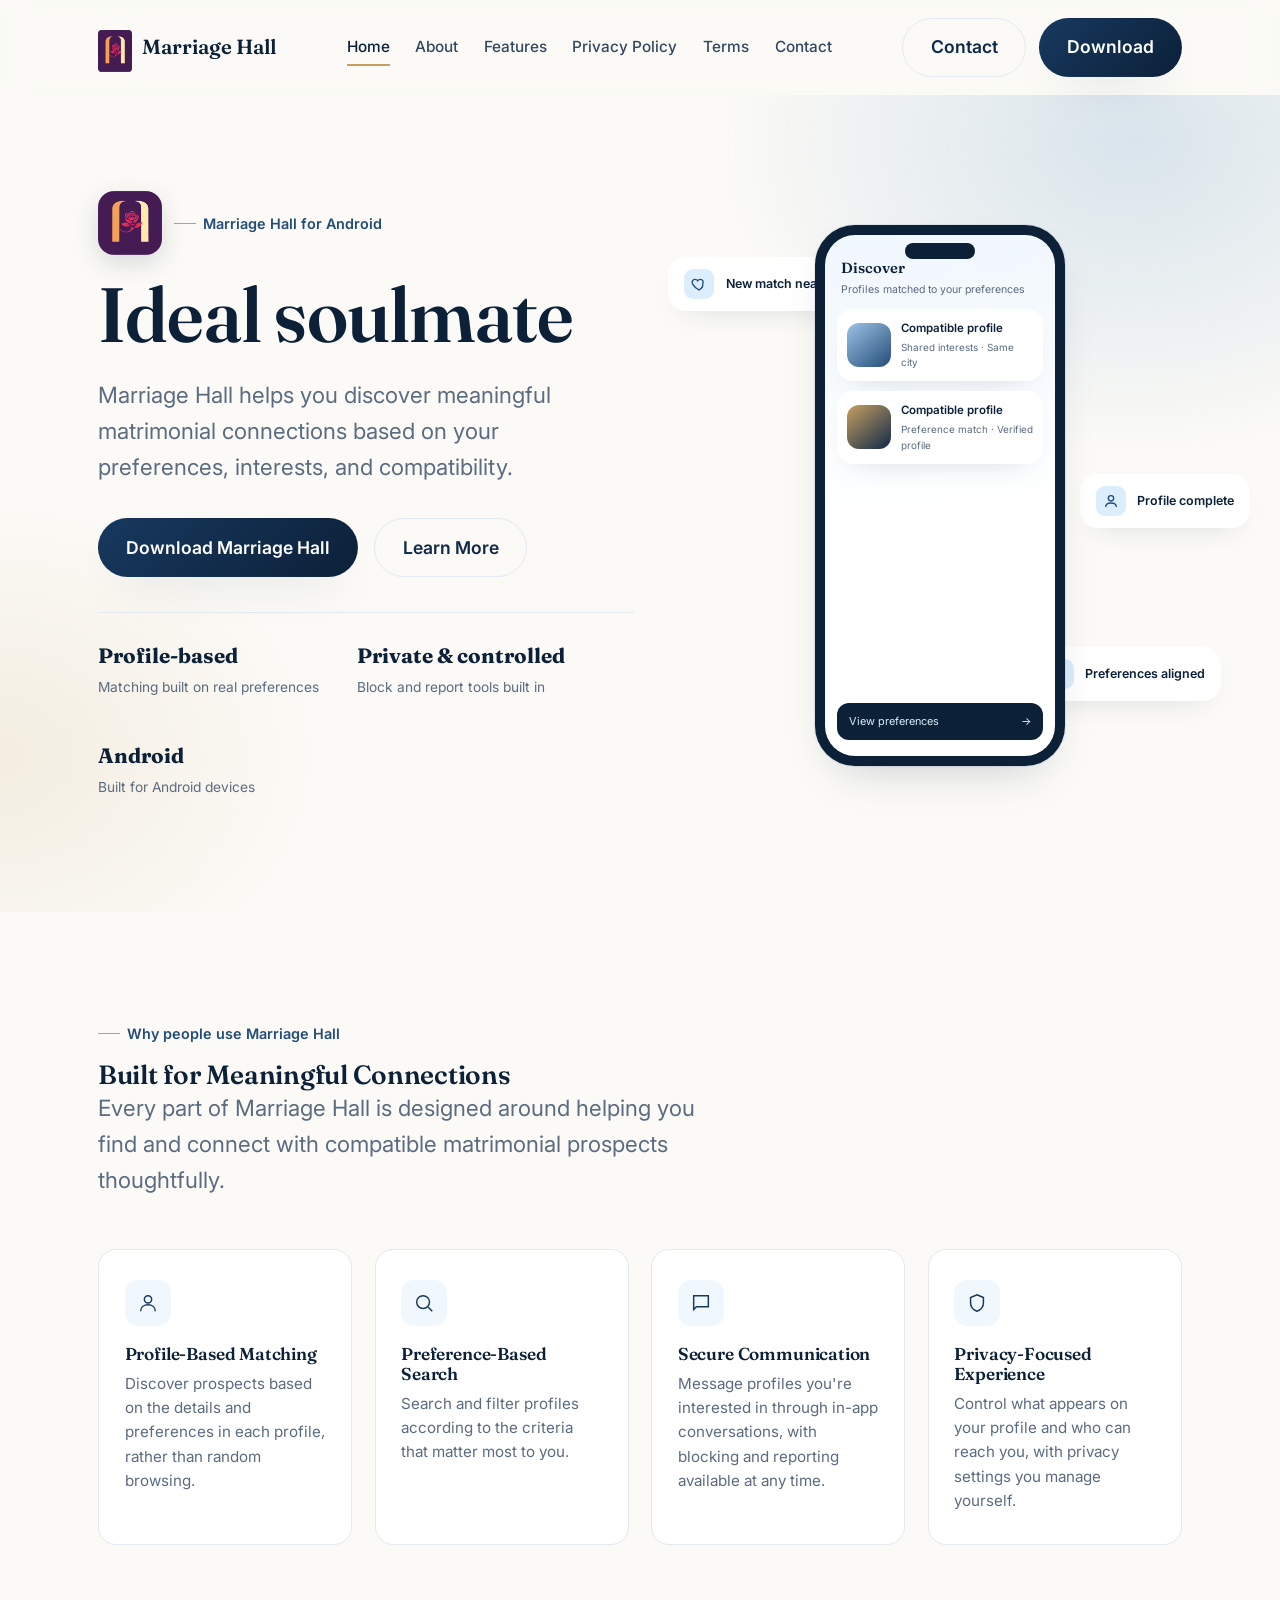
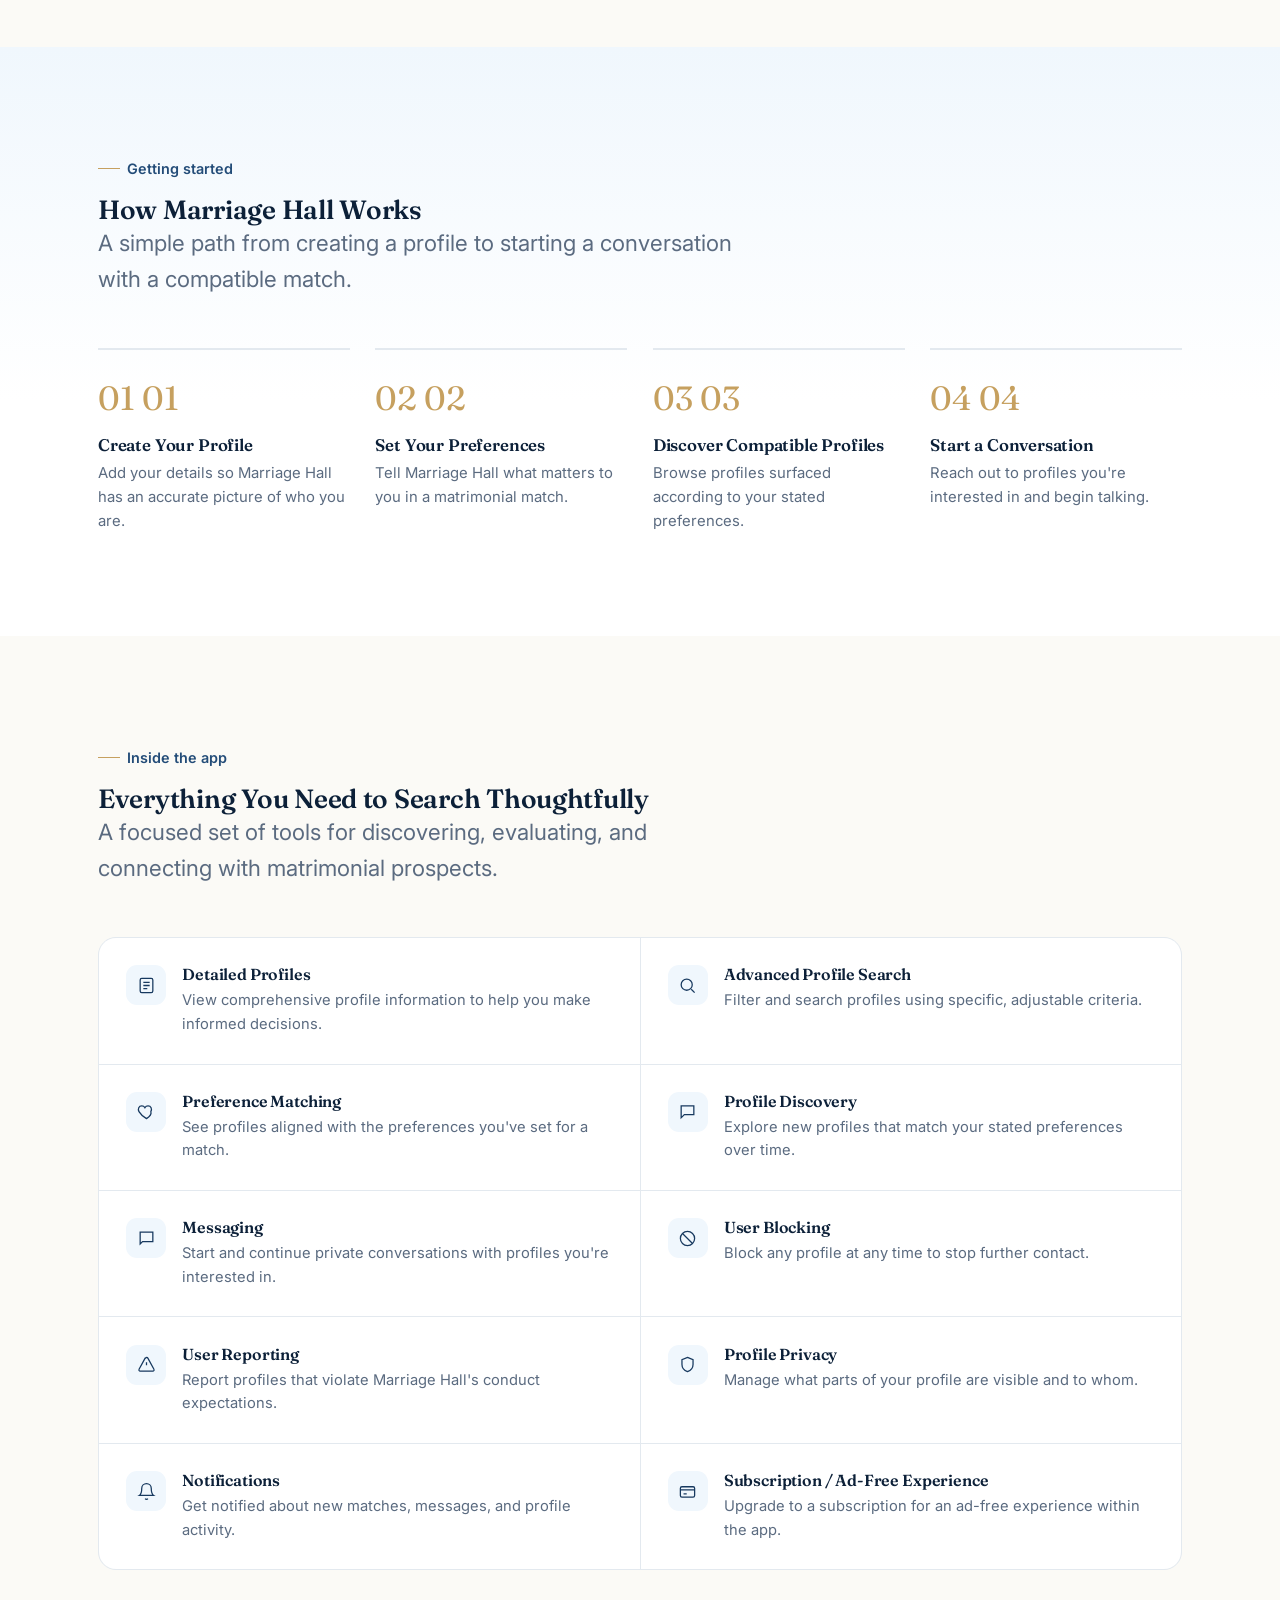
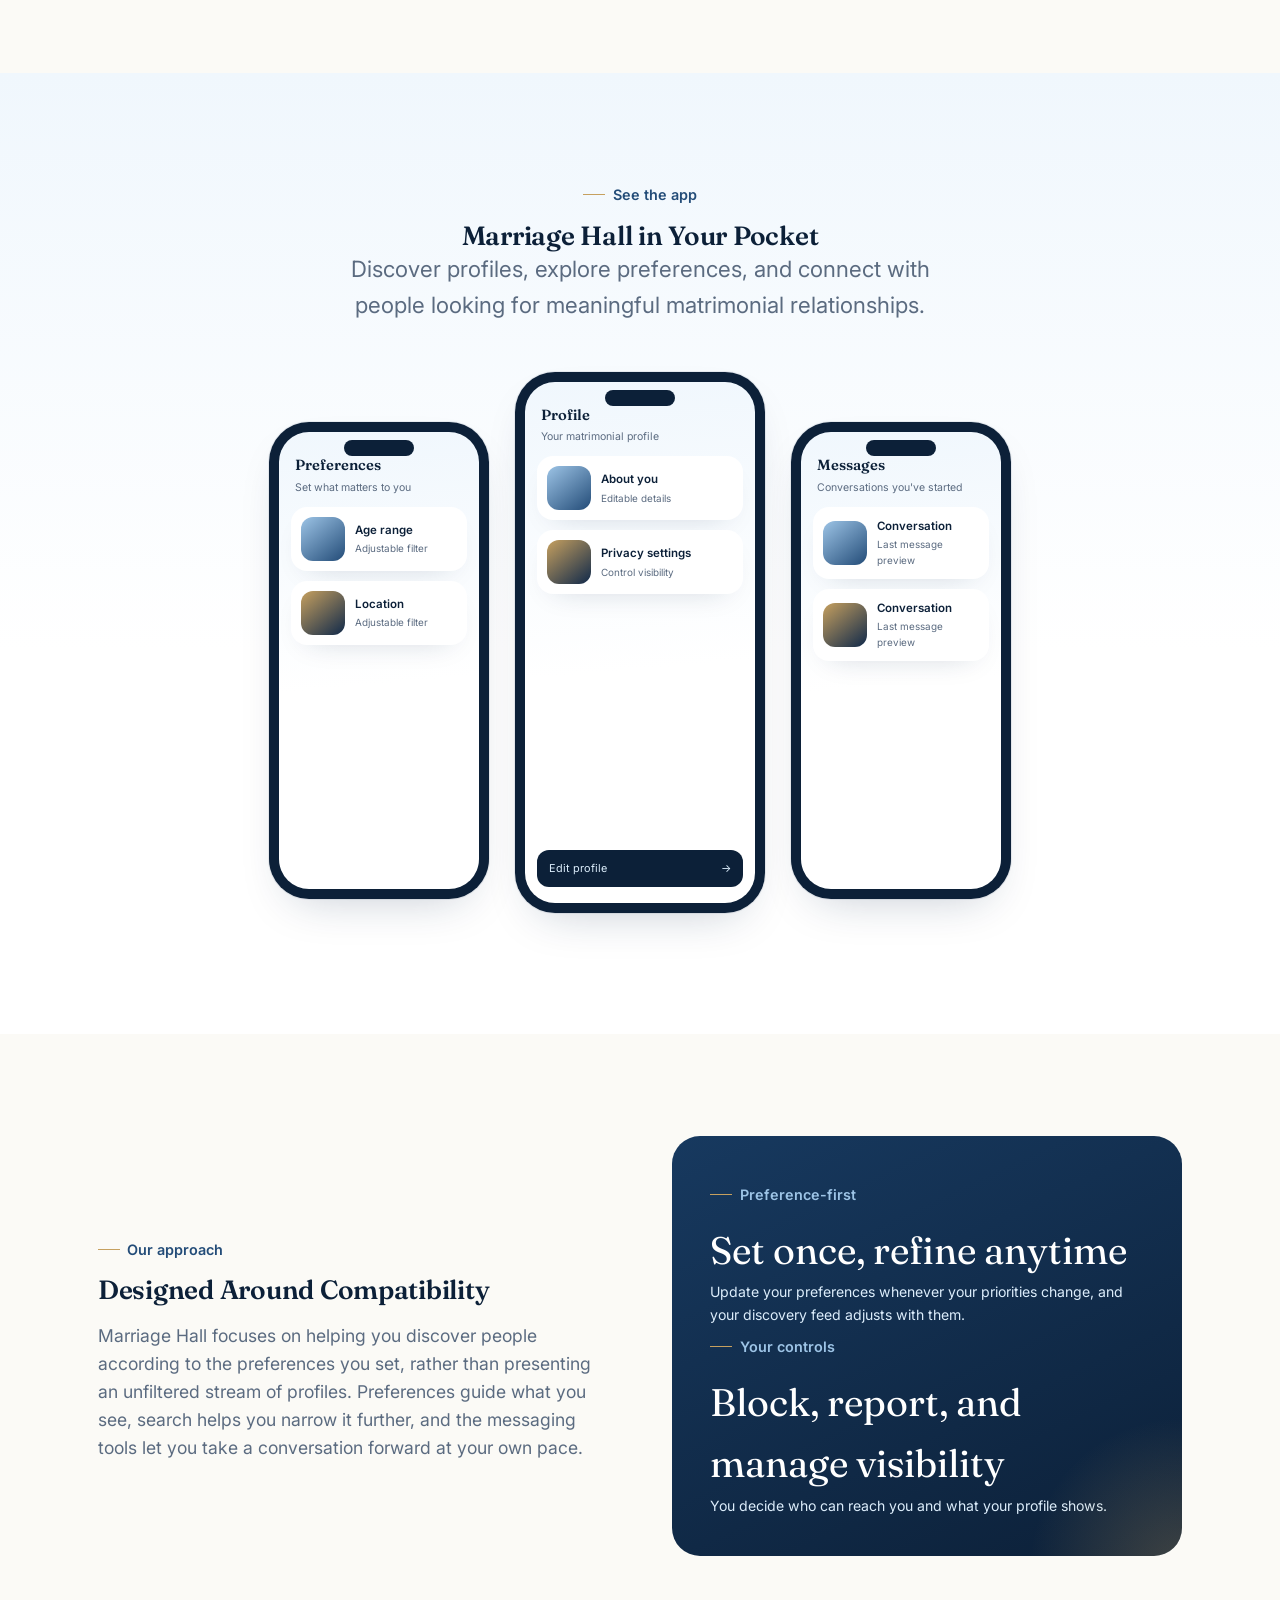
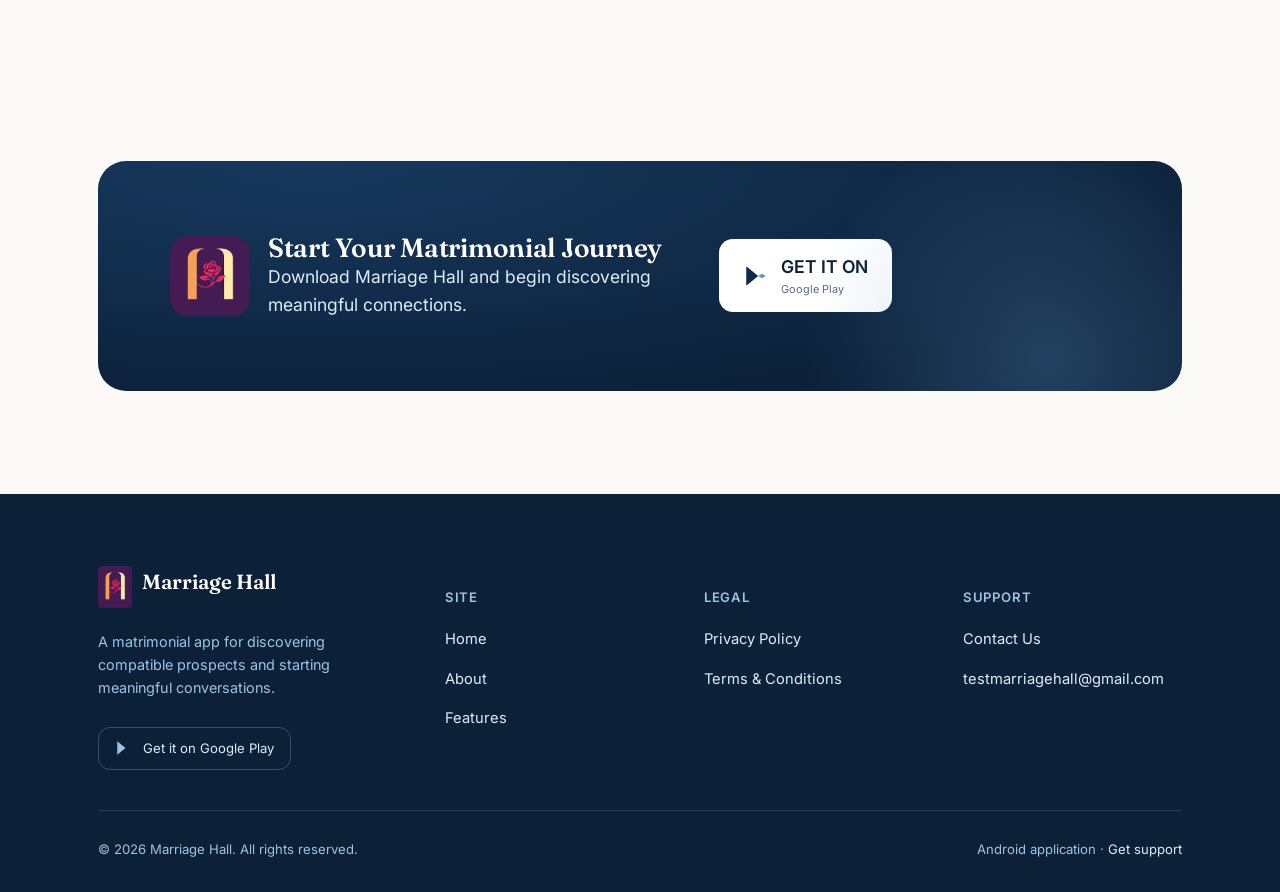
<file: index.html>
<!DOCTYPE html>
<html lang="en">

<head>

    <meta charset="UTF-8">
    <meta name="viewport" content="width=device-width, initial-scale=1.0">

    <title>Marriage Hall - Find Meaningful Matrimonial Connections</title>

    <meta
        name="description"
        content="Marriage Hall is a matrimonial application designed to help people discover compatible profiles and build meaningful connections."
    >

    <meta
        name="robots"
        content="index, follow"
    >

    <link
        rel="canonical"
        href="https://marriage-hall-blue.vercel.app/"
    >

    <!-- Open Graph -->
    <meta property="og:type" content="website">
    <meta
        property="og:title"
        content="Marriage Hall - Find Meaningful Matrimonial Connections"
    >
    <meta
        property="og:description"
        content="Discover compatible matrimonial profiles based on your preferences with the Marriage Hall Android app."
    >
    <meta
        property="og:url"
        content="https://marriage-hall-blue.vercel.app/"
    >
    <meta
        property="og:image"
        content="https://marriage-hall-blue.vercel.app/images/app_icon.webp"
    >

    <meta
        name="twitter:card"
        content="summary_large_image"
    >

    <!-- App Icon / Favicon -->
    <link
        rel="icon"
        type="image/webp"
        href="images/app_icon.webp"
    >

    <link
        rel="apple-touch-icon"
        href="images/app_icon.webp"
    >

    <!-- Fonts -->
    <link rel="preconnect" href="https://fonts.googleapis.com">
    <link
        rel="preconnect"
        href="https://fonts.gstatic.com"
        crossorigin
    >

    <link
        href="https://fonts.googleapis.com/css2?family=Fraunces:opsz,wght@9..144,500;9..144,600;9..144,700&family=Inter:wght@400;500;600;700&display=swap"
        rel="stylesheet"
    >

    <!-- Main CSS -->
    <link
        rel="stylesheet"
        href="css/styles.css"
    >

</head>


<body>

    <!-- Accessibility -->
    <a
        class="skip-link"
        href="#main"
    >
        Skip to content
    </a>


    <!-- =========================
         HEADER
    ========================== -->

    <header class="site-header">

        <div class="container nav">

            <!-- Brand -->
            <a
                href="index.html"
                class="brand"
                aria-label="Marriage Hall Home"
            >

                <span class="brand-mark">

                    <img
                        src="images/app_icon.webp"
                        alt="Marriage Hall"
                        width="42"
                        height="42"
                    >

                </span>

                <span>Marriage Hall</span>

            </a>


            <!-- Desktop Navigation -->
            <nav
                class="nav-links"
                aria-label="Main navigation"
            >

                <a
                    href="index.html"
                    aria-current="page"
                >
                    Home
                </a>

                <a href="about.html">
                    About
                </a>

                <a href="index.html#features">
                    Features
                </a>

                <a href="privacy.html">
                    Privacy Policy
                </a>

                <a href="terms.html">
                    Terms
                </a>

                <a href="contact.html">
                    Contact
                </a>

            </nav>


            <!-- Desktop CTA -->
            <div class="nav-cta">

                <a
                    href="contact.html"
                    class="btn btn-secondary"
                >
                    Contact
                </a>

                <a
                    href="https://play.google.com/store/apps/details?id=com.rn.marriagehall"
                    class="btn btn-primary"
                    target="_blank"
                    rel="noopener noreferrer"
                >
                    Download
                </a>

            </div>


            <!-- Mobile Menu Button -->
            <button
                type="button"
                class="nav-toggle"
                aria-label="Open navigation menu"
                aria-expanded="false"
                aria-controls="mobile-navigation"
            >

                <svg
                    viewBox="0 0 24 24"
                    width="24"
                    height="24"
                    fill="none"
                    stroke="currentColor"
                    stroke-width="1.8"
                    stroke-linecap="round"
                    aria-hidden="true"
                >

                    <path d="M4 7h16"></path>
                    <path d="M4 12h16"></path>
                    <path d="M4 17h16"></path>

                </svg>

            </button>

        </div>

    </header>


    <!-- =========================
         MOBILE NAVIGATION
    ========================== -->

    <nav
        id="mobile-navigation"
        class="mobile-panel"
        aria-label="Mobile navigation"
        aria-hidden="true"
    >

        <a href="index.html">
            Home
        </a>

        <a href="about.html">
            About
        </a>

        <a href="index.html#features">
            Features
        </a>

        <a href="privacy.html">
            Privacy Policy
        </a>

        <a href="terms.html">
            Terms &amp; Conditions
        </a>

        <a href="contact.html">
            Contact
        </a>

        <a
            href="https://play.google.com/store/apps/details?id=com.rn.marriagehall"
            class="btn btn-primary btn-block"
            target="_blank"
            rel="noopener noreferrer"
        >
            Download Marriage Hall
        </a>

    </nav>


    <!-- =========================
         MAIN CONTENT
    ========================== -->

    <main id="main">


        <!-- =========================
             HERO
        ========================== -->

        <section class="hero">

            <div
                class="hero-bg"
                aria-hidden="true"
            ></div>


            <div class="container hero-grid">


                <!-- Hero Text -->
                <div class="hero-copy reveal">

                    <div
                        style="display:flex;align-items:center;gap:12px;margin-bottom:1rem;"
                    >

                        <img
                            src="images/app_icon.webp"
                            alt="Marriage Hall"
                            width="64"
                            height="64"
                            style="width:64px;height:64px;object-fit:cover;border-radius:16px;box-shadow:0 8px 24px rgba(16,41,74,0.15);"
                        >

                        <span
                            class="eyebrow"
                            style="margin-bottom:0;"
                        >
                            Marriage Hall for Android
                        </span>

                    </div>


                    <h1>
                       Ideal soulmate
                    </h1>


                    <p class="lede">
                        Marriage Hall helps you discover meaningful matrimonial connections based on your preferences, interests, and compatibility.
                    </p>


                    <div class="hero-ctas">

                        <a
                            href="https://play.google.com/store/apps/details?id=com.rn.marriagehall"
                            class="btn btn-primary"
                            target="_blank"
                            rel="noopener noreferrer"
                        >
                            Download Marriage Hall
                        </a>

                        <a
                            href="#how-it-works"
                            class="btn btn-secondary"
                        >
                            Learn More
                        </a>

                    </div>


                    <div class="hero-meta">

                        <div>

                            <strong>
                                Profile-based
                            </strong>

                            <span>
                                Matching built on real preferences
                            </span>

                        </div>


                        <div>

                            <strong>
                                Private &amp; controlled
                            </strong>

                            <span>
                                Block and report tools built in
                            </span>

                        </div>


                        <div>

                            <strong>
                                Android
                            </strong>

                            <span>
                                Built for Android devices
                            </span>

                        </div>

                    </div>

                </div>


                <!-- Hero Phone -->
                <div class="phone-stage reveal">


                    <div class="float-card fc-1">

                        <span class="dot">

                            <svg
                                width="16"
                                height="16"
                                viewBox="0 0 24 24"
                                fill="none"
                                stroke="currentColor"
                                stroke-width="2"
                                aria-hidden="true"
                            >

                                <path d="M12 21s-7-4.3-9.5-8.8C.7 8.8 2.3 5 6 5c2 0 3.4 1.1 4 2.2C10.6 6.1 12 5 14 5c3.7 0 5.3 3.8 3.5 7.2C19 16.7 12 21 12 21z"></path>

                            </svg>

                        </span>

                        New match nearby

                    </div>


                    <div class="float-card fc-2">

                        <span class="dot">

                            <svg
                                width="16"
                                height="16"
                                viewBox="0 0 24 24"
                                fill="none"
                                stroke="currentColor"
                                stroke-width="2"
                                aria-hidden="true"
                            >

                                <path d="M4 4h16v12H7l-3 3z"></path>

                            </svg>

                        </span>

                        Preferences aligned

                    </div>


                    <div class="float-card fc-3">

                        <span class="dot">

                            <svg
                                width="16"
                                height="16"
                                viewBox="0 0 24 24"
                                fill="none"
                                stroke="currentColor"
                                stroke-width="2"
                                aria-hidden="true"
                            >

                                <circle
                                    cx="12"
                                    cy="8"
                                    r="4"
                                ></circle>

                                <path d="M4 21c0-4 3.6-6 8-6s8 2 8 6"></path>

                            </svg>

                        </span>

                        Profile complete

                    </div>


                    <div class="phone">

                        <div class="phone-screen">

                            <div
                                class="phone-notch"
                                aria-hidden="true"
                            ></div>


                            <div class="phone-topbar">

                                Discover

                                <span>
                                    Profiles matched to your preferences
                                </span>

                            </div>


                            <div class="phone-card">

                                <div class="phone-avatar"></div>

                                <div>

                                    <p>
                                        Compatible profile
                                    </p>

                                    <span>
                                        Shared interests &middot; Same city
                                    </span>

                                </div>

                            </div>


                            <div class="phone-card">

                                <div
                                    class="phone-avatar"
                                    style="background:linear-gradient(140deg,#c6a05f,#10294a);"
                                ></div>

                                <div>

                                    <p>
                                        Compatible profile
                                    </p>

                                    <span>
                                        Preference match &middot; Verified profile
                                    </span>

                                </div>

                            </div>


                            <div class="phone-pill">

                                <span>
                                    View preferences
                                </span>

                                <span>
                                    &rarr;
                                </span>

                            </div>

                        </div>

                    </div>

                </div>

            </div>

        </section>


        <!-- =========================
             TRUST
        ========================== -->

        <section
            class="section"
            id="trust"
        >

            <div class="container">

                <div class="section-head reveal">

                    <span class="eyebrow">
                        Why people use Marriage Hall
                    </span>

                    <h2>
                        Built for Meaningful Connections
                    </h2>

                    <p>
                        Every part of Marriage Hall is designed around helping you find and connect with compatible matrimonial prospects thoughtfully.
                    </p>

                </div>


                <div class="card-grid reveal">


                    <div class="info-card">

                        <span class="icon-badge">

                            <svg
                                viewBox="0 0 24 24"
                                fill="none"
                                stroke="currentColor"
                                stroke-width="1.6"
                                aria-hidden="true"
                            >

                                <circle
                                    cx="12"
                                    cy="8"
                                    r="4"
                                ></circle>

                                <path d="M4 21c0-4.4 3.6-7 8-7s8 2.6 8 7"></path>

                            </svg>

                        </span>

                        <h3>
                            Profile-Based Matching
                        </h3>

                        <p>
                            Discover prospects based on the details and preferences in each profile, rather than random browsing.
                        </p>

                    </div>


                    <div class="info-card">

                        <span class="icon-badge">

                            <svg
                                viewBox="0 0 24 24"
                                fill="none"
                                stroke="currentColor"
                                stroke-width="1.6"
                                aria-hidden="true"
                            >

                                <circle
                                    cx="11"
                                    cy="11"
                                    r="7"
                                ></circle>

                                <path d="M21 21l-4.3-4.3"></path>

                            </svg>

                        </span>

                        <h3>
                            Preference-Based Search
                        </h3>

                        <p>
                            Search and filter profiles according to the criteria that matter most to you.
                        </p>

                    </div>


                    <div class="info-card">

                        <span class="icon-badge">

                            <svg
                                viewBox="0 0 24 24"
                                fill="none"
                                stroke="currentColor"
                                stroke-width="1.6"
                                aria-hidden="true"
                            >

                                <path d="M4 4h16v12H7l-3 3z"></path>

                            </svg>

                        </span>

                        <h3>
                            Secure Communication
                        </h3>

                        <p>
                            Message profiles you're interested in through in-app conversations, with blocking and reporting available at any time.
                        </p>

                    </div>


                    <div class="info-card">

                        <span class="icon-badge">

                            <svg
                                viewBox="0 0 24 24"
                                fill="none"
                                stroke="currentColor"
                                stroke-width="1.6"
                                aria-hidden="true"
                            >

                                <path d="M12 3l7 3v6c0 4.5-3 7.5-7 9-4-1.5-7-4.5-7-9V6z"></path>

                            </svg>

                        </span>

                        <h3>
                            Privacy-Focused Experience
                        </h3>

                        <p>
                            Control what appears on your profile and who can reach you, with privacy settings you manage yourself.
                        </p>

                    </div>

                </div>

            </div>

        </section>


        <!-- =========================
             HOW IT WORKS
        ========================== -->

        <section
            class="section section--alt"
            id="how-it-works"
        >

            <div class="container">

                <div class="section-head reveal">

                    <span class="eyebrow">
                        Getting started
                    </span>

                    <h2>
                        How Marriage Hall Works
                    </h2>

                    <p>
                        A simple path from creating a profile to starting a conversation with a compatible match.
                    </p>

                </div>


                <div class="steps reveal">


                    <div class="step">

                        <span class="step-num">
                            01
                        </span>

                        <h3>
                            Create Your Profile
                        </h3>

                        <p>
                            Add your details so Marriage Hall has an accurate picture of who you are.
                        </p>

                    </div>


                    <div class="step">

                        <span class="step-num">
                            02
                        </span>

                        <h3>
                            Set Your Preferences
                        </h3>

                        <p>
                            Tell Marriage Hall what matters to you in a matrimonial match.
                        </p>

                    </div>


                    <div class="step">

                        <span class="step-num">
                            03
                        </span>

                        <h3>
                            Discover Compatible Profiles
                        </h3>

                        <p>
                            Browse profiles surfaced according to your stated preferences.
                        </p>

                    </div>


                    <div class="step">

                        <span class="step-num">
                            04
                        </span>

                        <h3>
                            Start a Conversation
                        </h3>

                        <p>
                            Reach out to profiles you're interested in and begin talking.
                        </p>

                    </div>

                </div>

            </div>

        </section>


        <!-- =========================
             FEATURES
        ========================== -->

        <section
            class="section"
            id="features"
        >

            <div class="container">

                <div class="section-head reveal">

                    <span class="eyebrow">
                        Inside the app
                    </span>

                    <h2>
                        Everything You Need to Search Thoughtfully
                    </h2>

                    <p>
                        A focused set of tools for discovering, evaluating, and connecting with matrimonial prospects.
                    </p>

                </div>


                <div class="feature-list reveal">


                    <div class="feature-item">

                        <span class="icon-badge">

                            <svg
                                viewBox="0 0 24 24"
                                fill="none"
                                stroke="currentColor"
                                stroke-width="1.6"
                                aria-hidden="true"
                            >

                                <rect
                                    x="4"
                                    y="3"
                                    width="16"
                                    height="18"
                                    rx="2"
                                ></rect>

                                <path d="M8 8h8M8 12h8M8 16h5"></path>

                            </svg>

                        </span>

                        <div>

                            <h4>
                                Detailed Profiles
                            </h4>

                            <p>
                                View comprehensive profile information to help you make informed decisions.
                            </p>

                        </div>

                    </div>


                    <div class="feature-item">

                        <span class="icon-badge">

                            <svg
                                viewBox="0 0 24 24"
                                fill="none"
                                stroke="currentColor"
                                stroke-width="1.6"
                                aria-hidden="true"
                            >

                                <circle
                                    cx="11"
                                    cy="11"
                                    r="7"
                                ></circle>

                                <path d="M21 21l-4.3-4.3"></path>

                            </svg>

                        </span>

                        <div>

                            <h4>
                                Advanced Profile Search
                            </h4>

                            <p>
                                Filter and search profiles using specific, adjustable criteria.
                            </p>

                        </div>

                    </div>


                    <div class="feature-item">

                        <span class="icon-badge">

                            <svg
                                viewBox="0 0 24 24"
                                fill="none"
                                stroke="currentColor"
                                stroke-width="1.6"
                                aria-hidden="true"
                            >

                                <path d="M12 21s-7-4.3-9.5-8.8C.7 8.8 2.3 5 6 5c2 0 3.4 1.1 4 2.2C10.6 6.1 12 5 14 5c3.7 0 5.3 3.8 3.5 7.2C19 16.7 12 21 12 21z"></path>

                            </svg>

                        </span>

                        <div>

                            <h4>
                                Preference Matching
                            </h4>

                            <p>
                                See profiles aligned with the preferences you've set for a match.
                            </p>

                        </div>

                    </div>


                    <div class="feature-item">

                        <span class="icon-badge">

                            <svg
                                viewBox="0 0 24 24"
                                fill="none"
                                stroke="currentColor"
                                stroke-width="1.6"
                                aria-hidden="true"
                            >

                                <path d="M4 5h16v11H8l-4 4z"></path>

                            </svg>

                        </span>

                        <div>

                            <h4>
                                Profile Discovery
                            </h4>

                            <p>
                                Explore new profiles that match your stated preferences over time.
                            </p>

                        </div>

                    </div>


                    <div class="feature-item">

                        <span class="icon-badge">

                            <svg
                                viewBox="0 0 24 24"
                                fill="none"
                                stroke="currentColor"
                                stroke-width="1.6"
                                aria-hidden="true"
                            >

                                <path d="M4 4h16v12H7l-3 3z"></path>

                            </svg>

                        </span>

                        <div>

                            <h4>
                                Messaging
                            </h4>

                            <p>
                                Start and continue private conversations with profiles you're interested in.
                            </p>

                        </div>

                    </div>


                    <div class="feature-item">

                        <span class="icon-badge">

                            <svg
                                viewBox="0 0 24 24"
                                fill="none"
                                stroke="currentColor"
                                stroke-width="1.6"
                                aria-hidden="true"
                            >

                                <circle
                                    cx="12"
                                    cy="12"
                                    r="9"
                                ></circle>

                                <path d="M6 6l12 12"></path>

                            </svg>

                        </span>

                        <div>

                            <h4>
                                User Blocking
                            </h4>

                            <p>
                                Block any profile at any time to stop further contact.
                            </p>

                        </div>

                    </div>


                    <div class="feature-item">

                        <span class="icon-badge">

                            <svg
                                viewBox="0 0 24 24"
                                fill="none"
                                stroke="currentColor"
                                stroke-width="1.6"
                                aria-hidden="true"
                            >

                                <path d="M12 9v4M12 17h.01"></path>

                                <path d="M10.3 3.9L2.6 18a1.6 1.6 0 001.4 2.4h16a1.6 1.6 0 001.4-2.4L13.7 3.9a1.6 1.6 0 00-2.8 0z"></path>

                            </svg>

                        </span>

                        <div>

                            <h4>
                                User Reporting
                            </h4>

                            <p>
                                Report profiles that violate Marriage Hall's conduct expectations.
                            </p>

                        </div>

                    </div>


                    <div class="feature-item">

                        <span class="icon-badge">

                            <svg
                                viewBox="0 0 24 24"
                                fill="none"
                                stroke="currentColor"
                                stroke-width="1.6"
                                aria-hidden="true"
                            >

                                <path d="M12 3l7 3v6c0 4.5-3 7.5-7 9-4-1.5-7-4.5-7-9V6z"></path>

                            </svg>

                        </span>

                        <div>

                            <h4>
                                Profile Privacy
                            </h4>

                            <p>
                                Manage what parts of your profile are visible and to whom.
                            </p>

                        </div>

                    </div>


                    <div class="feature-item">

                        <span class="icon-badge">

                            <svg
                                viewBox="0 0 24 24"
                                fill="none"
                                stroke="currentColor"
                                stroke-width="1.6"
                                aria-hidden="true"
                            >

                                <path d="M18 8a6 6 0 10-12 0c0 7-3 9-3 9h18s-3-2-3-9"></path>

                                <path d="M13.7 21a2 2 0 01-3.4 0"></path>

                            </svg>

                        </span>

                        <div>

                            <h4>
                                Notifications
                            </h4>

                            <p>
                                Get notified about new matches, messages, and profile activity.
                            </p>

                        </div>

                    </div>


                    <div class="feature-item">

                        <span class="icon-badge">

                            <svg
                                viewBox="0 0 24 24"
                                fill="none"
                                stroke="currentColor"
                                stroke-width="1.6"
                                aria-hidden="true"
                            >

                                <rect
                                    x="3"
                                    y="6"
                                    width="18"
                                    height="13"
                                    rx="2"
                                ></rect>

                                <path d="M3 10h18M7 15h4"></path>

                            </svg>

                        </span>

                        <div>

                            <h4>
                                Subscription / Ad-Free Experience
                            </h4>

                            <p>
                                Upgrade to a subscription for an ad-free experience within the app.
                            </p>

                        </div>

                    </div>

                </div>

            </div>

        </section>


        <!-- =========================
             SCREENSHOTS / SHOWCASE
        ========================== -->

        <section class="section section--alt">

            <div class="container">

                <div class="section-head center reveal">

                    <span class="eyebrow">
                        See the app
                    </span>

                    <h2>
                        Marriage Hall in Your Pocket
                    </h2>

                    <p>
                        Discover profiles, explore preferences, and connect with people looking for meaningful matrimonial relationships.
                    </p>

                </div>


                <div class="showcase-row reveal">


                    <!-- Phone 1 -->
                    <div class="phone">

                        <div class="phone-screen">

                            <div
                                class="phone-notch"
                                aria-hidden="true"
                            ></div>

                            <div class="phone-topbar">

                                Preferences

                                <span>
                                    Set what matters to you
                                </span>

                            </div>


                            <div class="phone-card">

                                <div class="phone-avatar"></div>

                                <div>

                                    <p>
                                        Age range
                                    </p>

                                    <span>
                                        Adjustable filter
                                    </span>

                                </div>

                            </div>


                            <div class="phone-card">

                                <div
                                    class="phone-avatar"
                                    style="background:linear-gradient(140deg,#c6a05f,#10294a);"
                                ></div>

                                <div>

                                    <p>
                                        Location
                                    </p>

                                    <span>
                                        Adjustable filter
                                    </span>

                                </div>

                            </div>

                        </div>

                    </div>


                    <!-- Phone 2 -->
                    <div class="phone">

                        <div class="phone-screen">

                            <div
                                class="phone-notch"
                                aria-hidden="true"
                            ></div>

                            <div class="phone-topbar">

                                Profile

                                <span>
                                    Your matrimonial profile
                                </span>

                            </div>


                            <div class="phone-card">

                                <div class="phone-avatar"></div>

                                <div>

                                    <p>
                                        About you
                                    </p>

                                    <span>
                                        Editable details
                                    </span>

                                </div>

                            </div>


                            <div class="phone-card">

                                <div
                                    class="phone-avatar"
                                    style="background:linear-gradient(140deg,#c6a05f,#10294a);"
                                ></div>

                                <div>

                                    <p>
                                        Privacy settings
                                    </p>

                                    <span>
                                        Control visibility
                                    </span>

                                </div>

                            </div>


                            <div class="phone-pill">

                                <span>
                                    Edit profile
                                </span>

                                <span>
                                    &rarr;
                                </span>

                            </div>

                        </div>

                    </div>


                    <!-- Phone 3 -->
                    <div class="phone">

                        <div class="phone-screen">

                            <div
                                class="phone-notch"
                                aria-hidden="true"
                            ></div>

                            <div class="phone-topbar">

                                Messages

                                <span>
                                    Conversations you've started
                                </span>

                            </div>


                            <div class="phone-card">

                                <div class="phone-avatar"></div>

                                <div>

                                    <p>
                                        Conversation
                                    </p>

                                    <span>
                                        Last message preview
                                    </span>

                                </div>

                            </div>


                            <div class="phone-card">

                                <div
                                    class="phone-avatar"
                                    style="background:linear-gradient(140deg,#c6a05f,#10294a);"
                                ></div>

                                <div>

                                    <p>
                                        Conversation
                                    </p>

                                    <span>
                                        Last message preview
                                    </span>

                                </div>

                            </div>

                        </div>

                    </div>

                </div>

            </div>

        </section>


        <!-- =========================
             WHY MARRIAGE HALL
        ========================== -->

        <section class="section">

            <div class="container split">


                <div class="reveal">

                    <span class="eyebrow">
                        Our approach
                    </span>

                    <h2>
                        Designed Around Compatibility
                    </h2>

                    <p
                        class="text-muted"
                        style="margin-top:1rem;"
                    >
                        Marriage Hall focuses on helping you discover people according to the preferences you set, rather than presenting an unfiltered stream of profiles. Preferences guide what you see, search helps you narrow it further, and the messaging tools let you take a conversation forward at your own pace.
                    </p>

                </div>


                <div class="split-visual reveal">


                    <div>

                        <span
                            class="eyebrow"
                            style="color:var(--sky-300);"
                        >
                            Preference-first
                        </span>

                        <p class="split-stat">
                            Set once, refine anytime
                        </p>

                        <p>
                            Update your preferences whenever your priorities change, and your discovery feed adjusts with them.
                        </p>

                    </div>


                    <div>

                        <span
                            class="eyebrow"
                            style="color:var(--sky-300);"
                        >
                            Your controls
                        </span>

                        <p class="split-stat">
                            Block, report, and manage visibility
                        </p>

                        <p>
                            You decide who can reach you and what your profile shows.
                        </p>

                    </div>

                </div>

            </div>

        </section>


        <!-- =========================
             DOWNLOAD CTA
        ========================== -->

        <section
            class="section"
            id="download"
        >

            <div class="container">

                <div class="cta-band reveal">


                    <div
                        style="display:flex;align-items:center;gap:18px;"
                    >

                        <img
                            src="images/app_icon.webp"
                            alt="Marriage Hall App Icon"
                            width="80"
                            height="80"
                            style="width:80px;height:80px;object-fit:cover;border-radius:18px;flex-shrink:0;"
                        >


                        <div>

                            <h2>
                                Start Your Matrimonial Journey
                            </h2>

                            <p>
                                Download Marriage Hall and begin discovering meaningful connections.
                            </p>

                        </div>

                    </div>


                    <div>

                        <a
                            href="https://play.google.com/store/apps/details?id=com.rn.marriagehall"
                            class="store-btn"
                            target="_blank"
                            rel="noopener noreferrer"
                            aria-label="Get Marriage Hall on Google Play"
                        >

                            <svg
                                viewBox="0 0 24 24"
                                fill="none"
                                aria-hidden="true"
                            >

                                <path
                                    d="M3 3l11 9-11 9V3z"
                                    fill="#10294a"
                                ></path>

                                <path
                                    d="M14 12l3.5-2 3.5 2-3.5 2z"
                                    fill="#5f96c9"
                                ></path>

                            </svg>


                            <span>

                                GET IT ON

                                <small>
                                    Google Play
                                </small>

                            </span>

                        </a>

                    </div>

                </div>

            </div>

        </section>


    </main>


    <!-- =========================
         FOOTER
    ========================== -->

    <footer class="site-footer">

        <div class="container">


            <div class="footer-grid">


                <!-- Footer Brand -->
                <div class="footer-brand">

                    <a
                        href="index.html"
                        class="brand"
                        aria-label="Marriage Hall Home"
                    >

                        <span class="brand-mark">

                            <img
                                src="images/app_icon.webp"
                                alt="Marriage Hall"
                                width="42"
                                height="42"
                            >

                        </span>

                        <span>
                            Marriage Hall
                        </span>

                    </a>


                    <p>
                        A matrimonial app for discovering compatible prospects and starting meaningful conversations.
                    </p>
                    <br>

                    <a
                        href="https://play.google.com/store/apps/details?id=com.rn.marriagehall"
                        class="footer-store"
                        target="_blank"
                        rel="noopener noreferrer">

                        <svg
                            width="18"
                            height="18"
                            viewBox="0 0 24 24"
                            fill="none"
                            aria-hidden="true"
                        >

                            <path
                                d="M3 3l11 9-11 9V3z"
                                fill="#9dc4e6"
                            ></path>

                        </svg>

                        Get it on Google Play

                    </a>

                </div>


                <!-- Site -->
                <div class="footer-col">

                    <h5>
                        Site
                    </h5>

                    <ul>

                        <li>
                            <a href="index.html">
                                Home
                            </a>
                        </li>

                        <li>
                            <a href="about.html">
                                About
                            </a>
                        </li>

                        <li>
                            <a href="index.html#features">
                                Features
                            </a>
                        </li>

                    </ul>

                </div>


                <!-- Legal -->
                <div class="footer-col">

                    <h5>
                        Legal
                    </h5>

                    <ul>

                        <li>
                            <a href="privacy.html">
                                Privacy Policy
                            </a>
                        </li>

                        <li>
                            <a href="terms.html">
                                Terms &amp; Conditions
                            </a>
                        </li>

                    </ul>

                </div>


                <!-- Support -->
                <div class="footer-col">

                    <h5>
                        Support
                    </h5>

                    <ul>

                        <li>
                            <a href="contact.html">
                                Contact Us
                            </a>
                        </li>

                        <li>
                            <a href="mailto:testmarriagehall@gmail.com">
                                testmarriagehall@gmail.com
                            </a>
                        </li>

                    </ul>

                </div>

            </div>


            <!-- Footer Bottom -->
            <div class="footer-bottom">

                <span>

                    &copy;

                    <span data-year>
                        2026
                    </span>

                    Marriage Hall. All rights reserved.

                </span>


                <span>

                    Android application &middot;

                    <a
                        href="contact.html"
                        style="color:var(--sky-100);"
                    >
                        Get support
                    </a>

                </span>

            </div>

        </div>

    </footer>


    <!-- Main JavaScript -->
    <script src="js/main.js"></script>

</body>

</html>
</file>
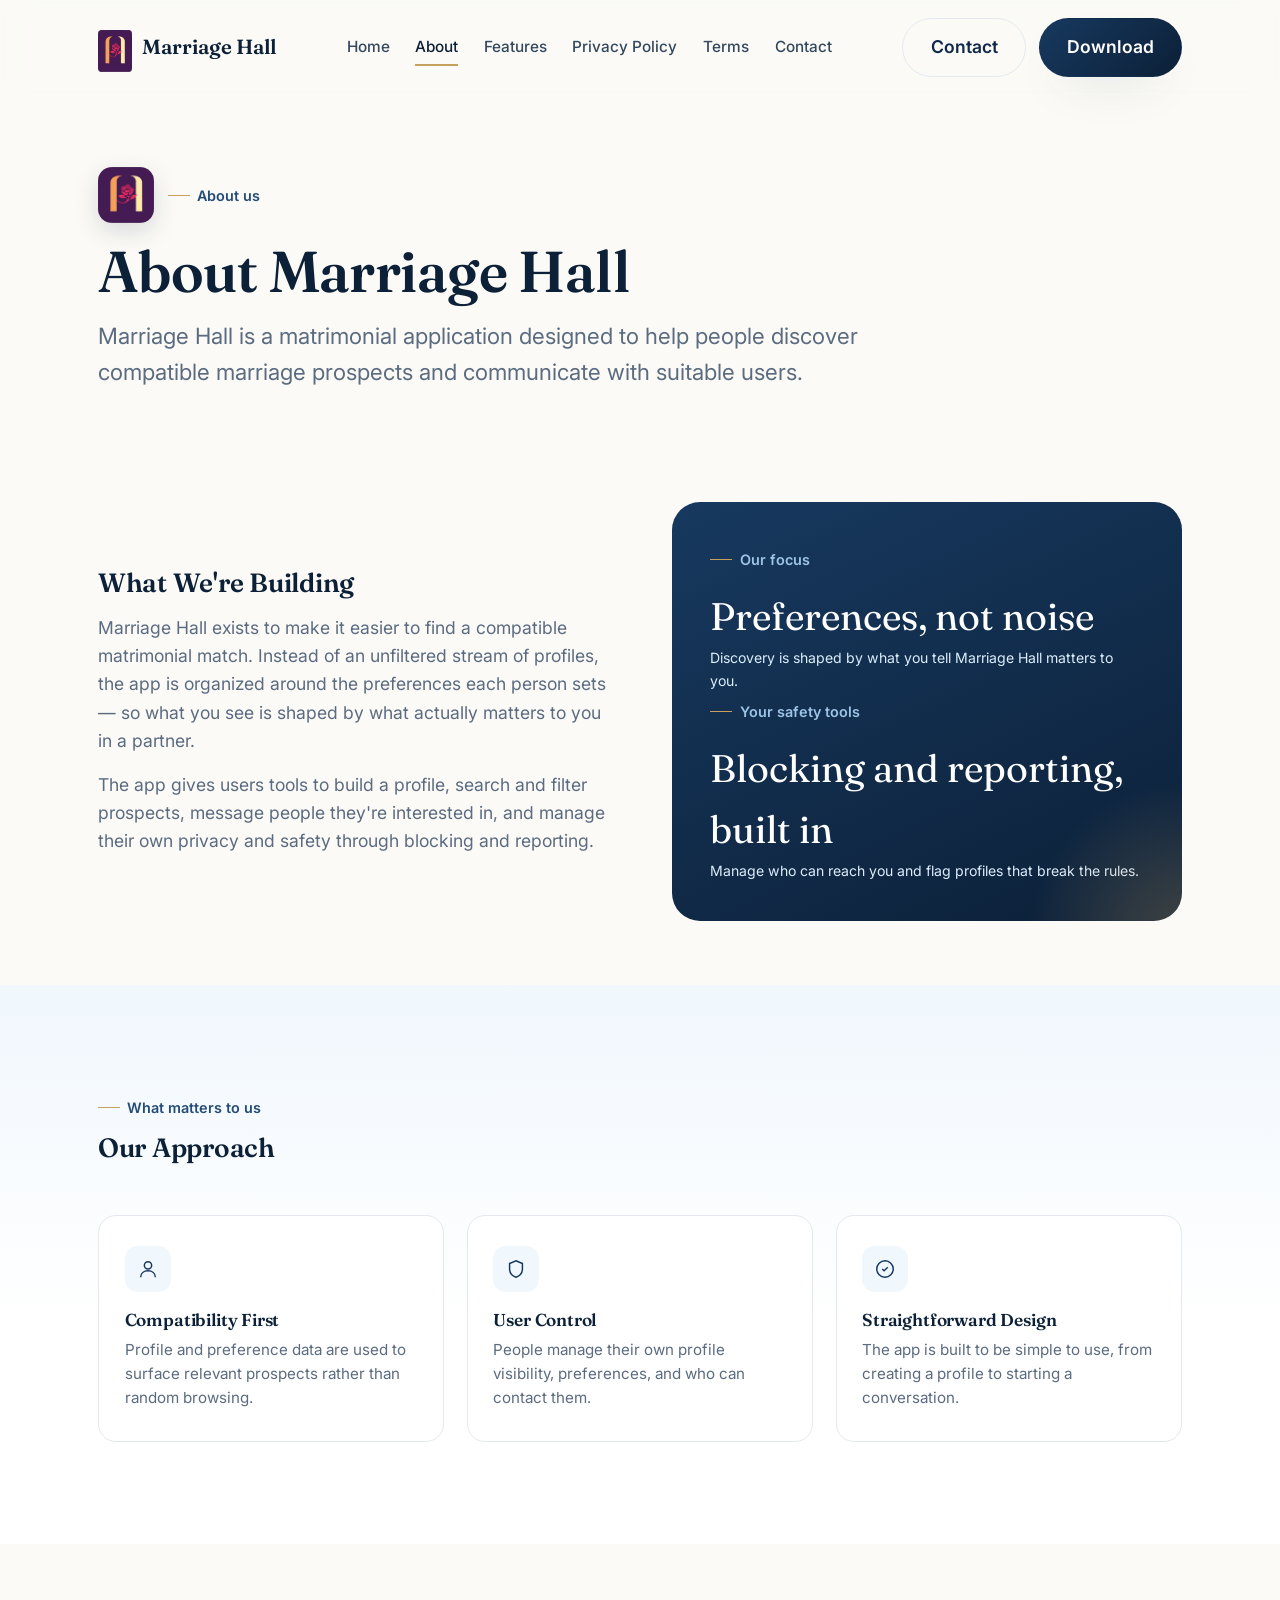
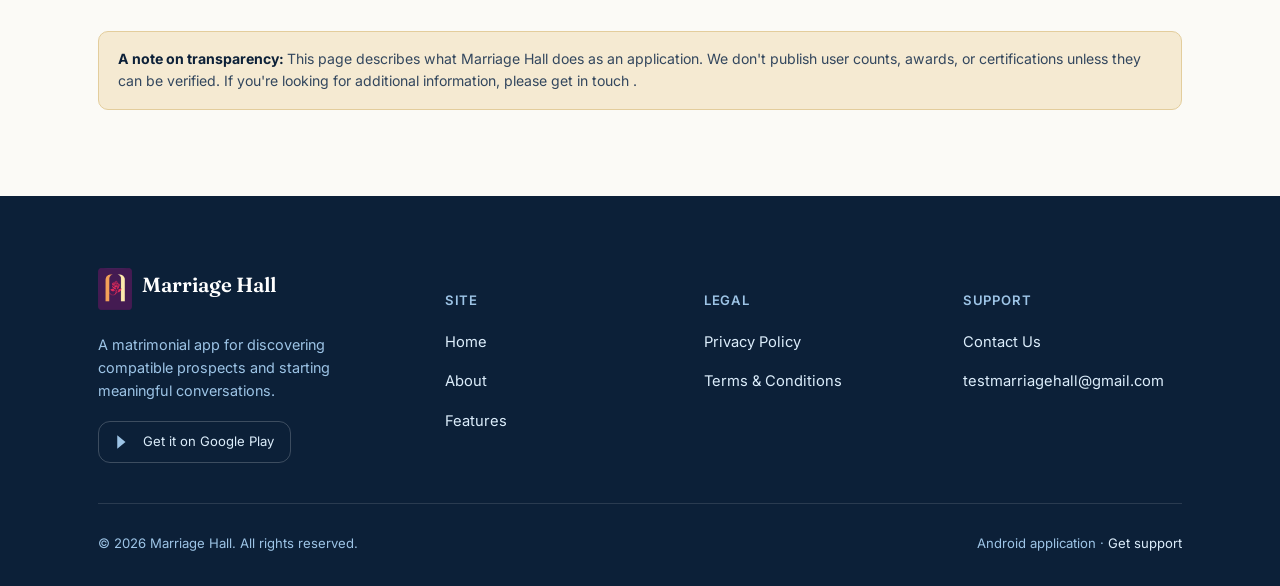
<file: about.html>
<!DOCTYPE html>
<html lang="en">

<head>

    <meta charset="UTF-8">

    <meta
        name="viewport"
        content="width=device-width, initial-scale=1.0"
    >

    <title>
        About Marriage Hall - Matrimonial Application
    </title>

    <meta
        name="description"
        content="Learn about Marriage Hall, a matrimonial application designed to help people discover compatible marriage prospects and communicate with suitable users."
    >

    <meta
        name="robots"
        content="index, follow"
    >

    <link
        rel="canonical"
        href="https://marriage-hall-blue.vercel.app/about.html"
    >


    <!-- Open Graph -->

    <meta
        property="og:type"
        content="website"
    >

    <meta
        property="og:title"
        content="About Marriage Hall - Matrimonial Application"
    >

    <meta
        property="og:description"
        content="Learn about Marriage Hall, a matrimonial application for discovering compatible marriage prospects."
    >

    <meta
        property="og:url"
        content="https://marriage-hall-blue.vercel.app/about.html"
    >

    <meta
        property="og:image"
        content="https://marriage-hall-blue.vercel.app/images/app_icon.webp"
    >

    <meta
        property="og:image:alt"
        content="Marriage Hall App Icon"
    >


    <!-- Twitter / Social Preview -->

    <meta
        name="twitter:card"
        content="summary_large_image"
    >

    <meta
        name="twitter:title"
        content="About Marriage Hall"
    >

    <meta
        name="twitter:description"
        content="Learn about Marriage Hall, a matrimonial application for discovering compatible marriage prospects."
    >

    <meta
        name="twitter:image"
        content="https://marriage-hall-blue.vercel.app/images/app_icon.webp"
    >


    <!-- Favicon -->

    <link
        rel="icon"
        type="image/webp"
        href="images/app_icon.webp"
    >

    <link
        rel="apple-touch-icon"
        href="images/app_icon.webp"
    >


    <!-- Fonts -->

    <link
        rel="preconnect"
        href="https://fonts.googleapis.com"
    >

    <link
        rel="preconnect"
        href="https://fonts.gstatic.com"
        crossorigin
    >

    <link
        href="https://fonts.googleapis.com/css2?family=Fraunces:opsz,wght@9..144,500;9..144,600;9..144,700&family=Inter:wght@400;500;600;700&display=swap"
        rel="stylesheet"
    >


    <!-- Main Stylesheet -->

    <link
        rel="stylesheet"
        href="css/styles.css"
    >

</head>


<body>


    <!-- Accessibility -->

    <a
        class="skip-link"
        href="#main"
    >
        Skip to content
    </a>


    <!-- =========================
         HEADER
    ========================== -->

    <header class="site-header">

        <div class="container nav">


            <!-- Brand -->

            <a
                href="index.html"
                class="brand"
                aria-label="Marriage Hall Home"
            >

                <span class="brand-mark">

                    <img
                        src="images/app_icon.webp"
                        alt="Marriage Hall"
                        width="42"
                        height="42"
                    >

                </span>

                <span>
                    Marriage Hall
                </span>

            </a>


            <!-- Desktop Navigation -->

            <nav
                class="nav-links"
                aria-label="Main navigation"
            >

                <a href="index.html">
                    Home
                </a>

                <a
                    href="about.html"
                    aria-current="page"
                >
                    About
                </a>

                <a href="index.html#features">
                    Features
                </a>

                <a href="privacy.html">
                    Privacy Policy
                </a>

                <a href="terms.html">
                    Terms
                </a>

                <a href="contact.html">
                    Contact
                </a>

            </nav>


            <!-- Desktop Actions -->

            <div class="nav-cta">

                <a
                    href="contact.html"
                    class="btn btn-secondary"
                >
                    Contact
                </a>

                <a
                    href="https://play.google.com/store/apps/details?id=com.rn.marriagehall"
                    class="btn btn-primary"
                    target="_blank"
                    rel="noopener noreferrer"
                >
                    Download
                </a>

            </div>


            <!-- Mobile Menu Button -->

            <button
                type="button"
                class="nav-toggle"
                aria-label="Open navigation menu"
                aria-expanded="false"
                aria-controls="mobile-navigation"
            >

                <svg
                    viewBox="0 0 24 24"
                    width="24"
                    height="24"
                    fill="none"
                    stroke="currentColor"
                    stroke-width="1.8"
                    stroke-linecap="round"
                    aria-hidden="true"
                >

                    <path d="M4 7h16"></path>
                    <path d="M4 12h16"></path>
                    <path d="M4 17h16"></path>

                </svg>

            </button>

        </div>

    </header>


    <!-- =========================
         MOBILE NAVIGATION
    ========================== -->

    <nav
        id="mobile-navigation"
        class="mobile-panel"
        aria-label="Mobile navigation"
        aria-hidden="true"
    >

        <a href="index.html">
            Home
        </a>

        <a
            href="about.html"
            aria-current="page"
        >
            About
        </a>

        <a href="index.html#features">
            Features
        </a>

        <a href="privacy.html">
            Privacy Policy
        </a>

        <a href="terms.html">
            Terms &amp; Conditions
        </a>

        <a href="contact.html">
            Contact
        </a>

        <a
            href="https://play.google.com/store/apps/details?id=com.rn.marriagehall"
            class="btn btn-primary btn-block"
            target="_blank"
            rel="noopener noreferrer"
        >
            Download Marriage Hall
        </a>

    </nav>


    <!-- =========================
         MAIN CONTENT
    ========================== -->

    <main id="main">


        <!-- =========================
             PAGE HERO
        ========================== -->

        <section class="page-hero container reveal">

            <div
                style="display:flex;align-items:center;gap:14px;margin-bottom:1rem;"
            >

                <img
                    src="images/app_icon.webp"
                    alt="Marriage Hall App Icon"
                    width="56"
                    height="56"
                    style="width:56px;height:56px;object-fit:cover;border-radius:14px;box-shadow:0 8px 24px rgba(16,41,74,0.15);"
                >

                <span
                    class="eyebrow"
                    style="margin-bottom:0;"
                >
                    About us
                </span>

            </div>


            <h1>
                About Marriage Hall
            </h1>


            <p>
                Marriage Hall is a matrimonial application designed to help people discover compatible marriage prospects and communicate with suitable users.
            </p>

        </section>


        <!-- =========================
             WHAT WE ARE BUILDING
        ========================== -->

        <section class="section--tight">

            <div class="container">

                <div class="split reveal">


                    <div>

                        <h2>
                            What We're Building
                        </h2>


                        <p
                            class="text-muted"
                            style="margin-top:1rem;"
                        >
                            Marriage Hall exists to make it easier to find a compatible matrimonial match. Instead of an unfiltered stream of profiles, the app is organized around the preferences each person sets — so what you see is shaped by what actually matters to you in a partner.
                        </p>


                        <p
                            class="text-muted"
                            style="margin-top:1rem;"
                        >
                            The app gives users tools to build a profile, search and filter prospects, message people they're interested in, and manage their own privacy and safety through blocking and reporting.
                        </p>

                    </div>


                    <div class="split-visual">


                        <div>

                            <span
                                class="eyebrow"
                                style="color:var(--sky-300);"
                            >
                                Our focus
                            </span>


                            <p class="split-stat">
                                Preferences, not noise
                            </p>


                            <p>
                                Discovery is shaped by what you tell Marriage Hall matters to you.
                            </p>

                        </div>


                        <div>

                            <span
                                class="eyebrow"
                                style="color:var(--sky-300);"
                            >
                                Your safety tools
                            </span>


                            <p class="split-stat">
                                Blocking and reporting, built in
                            </p>


                            <p>
                                Manage who can reach you and flag profiles that break the rules.
                            </p>

                        </div>

                    </div>

                </div>

            </div>

        </section>


        <!-- =========================
             OUR APPROACH
        ========================== -->

        <section class="section section--alt">

            <div class="container">


                <div class="section-head reveal">

                    <span class="eyebrow">
                        What matters to us
                    </span>

                    <h2>
                        Our Approach
                    </h2>

                </div>


                <div class="value-grid reveal">


                    <!-- Compatibility -->

                    <div class="info-card">

                        <span class="icon-badge">

                            <svg
                                viewBox="0 0 24 24"
                                fill="none"
                                stroke="currentColor"
                                stroke-width="1.6"
                                aria-hidden="true"
                            >

                                <circle
                                    cx="12"
                                    cy="8"
                                    r="4"
                                ></circle>

                                <path
                                    d="M4 21c0-4.4 3.6-7 8-7s8 2.6 8 7"
                                ></path>

                            </svg>

                        </span>


                        <h3>
                            Compatibility First
                        </h3>


                        <p>
                            Profile and preference data are used to surface relevant prospects rather than random browsing.
                        </p>

                    </div>


                    <!-- User Control -->

                    <div class="info-card">

                        <span class="icon-badge">

                            <svg
                                viewBox="0 0 24 24"
                                fill="none"
                                stroke="currentColor"
                                stroke-width="1.6"
                                aria-hidden="true"
                            >

                                <path
                                    d="M12 3l7 3v6c0 4.5-3 7.5-7 9-4-1.5-7-4.5-7-9V6z"
                                ></path>

                            </svg>

                        </span>


                        <h3>
                            User Control
                        </h3>


                        <p>
                            People manage their own profile visibility, preferences, and who can contact them.
                        </p>

                    </div>


                    <!-- Simple Design -->

                    <div class="info-card">

                        <span class="icon-badge">

                            <svg
                                viewBox="0 0 24 24"
                                fill="none"
                                stroke="currentColor"
                                stroke-width="1.6"
                                aria-hidden="true"
                            >

                                <path
                                    d="M9 12l2 2 4-4"
                                ></path>

                                <circle
                                    cx="12"
                                    cy="12"
                                    r="9"
                                ></circle>

                            </svg>

                        </span>


                        <h3>
                            Straightforward Design
                        </h3>


                        <p>
                            The app is built to be simple to use, from creating a profile to starting a conversation.
                        </p>

                    </div>


                </div>

            </div>

        </section>


        <!-- =========================
             TRANSPARENCY
        ========================== -->

        <section class="section--tight">

            <div class="container">

                <div class="callout reveal">

                    <strong>
                        A note on transparency:
                    </strong>

                    This page describes what Marriage Hall does as an application. We don't publish user counts, awards, or certifications unless they can be verified. If you're looking for additional information, please
                    <a href="contact.html">
                        get in touch
                    </a>.

                </div>

            </div>

        </section>


    </main>


    <!-- =========================
         FOOTER
    ========================== -->

    <footer class="site-footer">

        <div class="container">


            <div class="footer-grid">


                <!-- Footer Brand -->

                <div class="footer-brand">

                    <a
                        href="index.html"
                        class="brand"
                        aria-label="Marriage Hall Home"
                    >

                        <span class="brand-mark">

                            <img
                                src="images/app_icon.webp"
                                alt="Marriage Hall"
                                width="42"
                                height="42"
                            >

                        </span>

                        <span>
                            Marriage Hall
                        </span>

                    </a>


                    <p>
                        A matrimonial app for discovering compatible prospects and starting meaningful conversations.
                    </p>


                    <a
                        href="https://play.google.com/store/apps/details?id=com.rn.marriagehall"
                        class="footer-store"
                        style="margin-top:1.2rem;"
                        target="_blank"
                        rel="noopener noreferrer"
                    >

                        <svg
                            width="18"
                            height="18"
                            viewBox="0 0 24 24"
                            fill="none"
                            aria-hidden="true"
                        >

                            <path
                                d="M3 3l11 9-11 9V3z"
                                fill="#9dc4e6"
                            ></path>

                        </svg>

                        Get it on Google Play

                    </a>

                </div>


                <!-- Site Links -->

                <div class="footer-col">

                    <h5>
                        Site
                    </h5>


                    <ul>

                        <li>
                            <a href="index.html">
                                Home
                            </a>
                        </li>

                        <li>
                            <a href="about.html">
                                About
                            </a>
                        </li>

                        <li>
                            <a href="index.html#features">
                                Features
                            </a>
                        </li>

                    </ul>

                </div>


                <!-- Legal Links -->

                <div class="footer-col">

                    <h5>
                        Legal
                    </h5>


                    <ul>

                        <li>
                            <a href="privacy.html">
                                Privacy Policy
                            </a>
                        </li>

                        <li>
                            <a href="terms.html">
                                Terms &amp; Conditions
                            </a>
                        </li>

                    </ul>

                </div>


                <!-- Support -->

                <div class="footer-col">

                    <h5>
                        Support
                    </h5>


                    <ul>

                        <li>
                            <a href="contact.html">
                                Contact Us
                            </a>
                        </li>

                        <li>
                            <a href="mailto:testmarriagehall@gmail.com">
                                testmarriagehall@gmail.com
                            </a>
                        </li>

                    </ul>

                </div>

            </div>


            <!-- Footer Bottom -->

            <div class="footer-bottom">

                <span>

                    &copy;

                    <span data-year>
                        2026
                    </span>

                    Marriage Hall. All rights reserved.

                </span>


                <span>

                    Android application &middot;

                    <a
                        href="contact.html"
                        style="color:var(--sky-100);"
                    >
                        Get support
                    </a>

                </span>

            </div>

        </div>

    </footer>


    <!-- Main JavaScript -->

    <script src="js/main.js"></script>

</body>

</html>
</file>
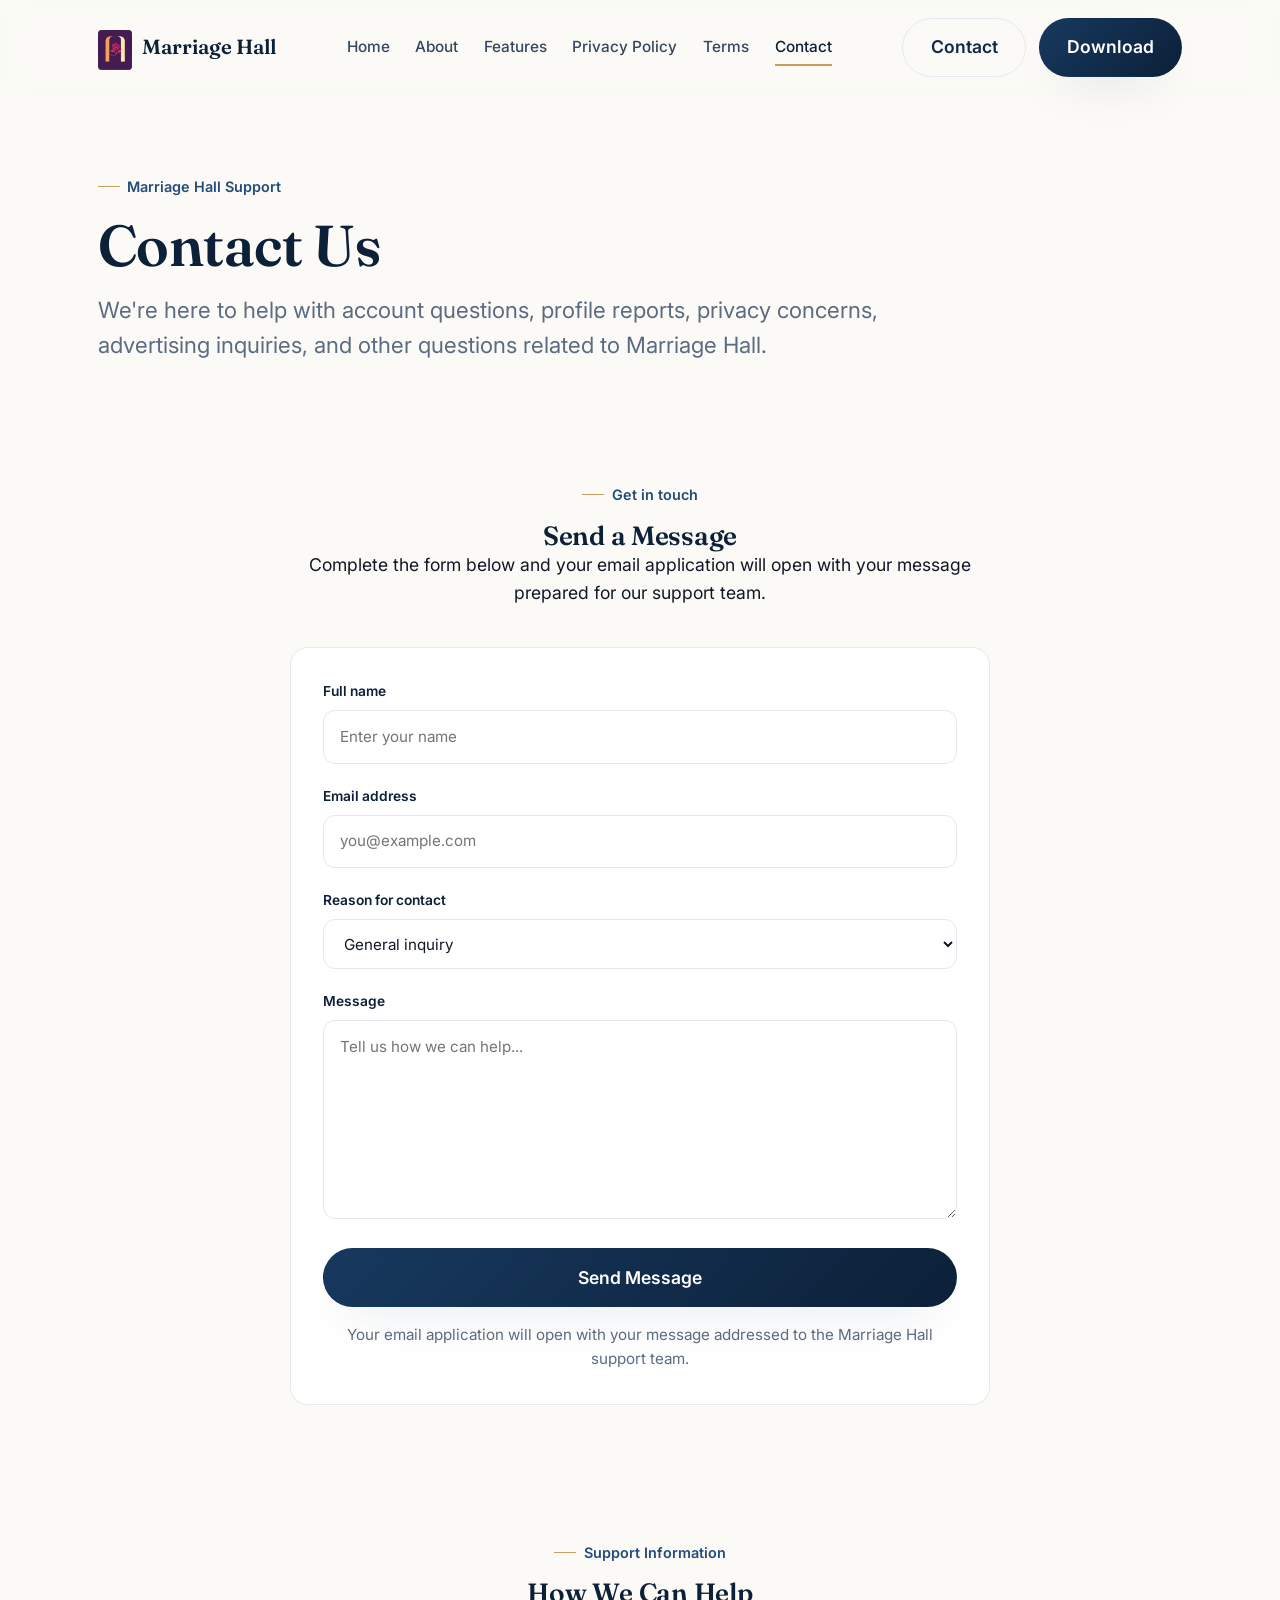
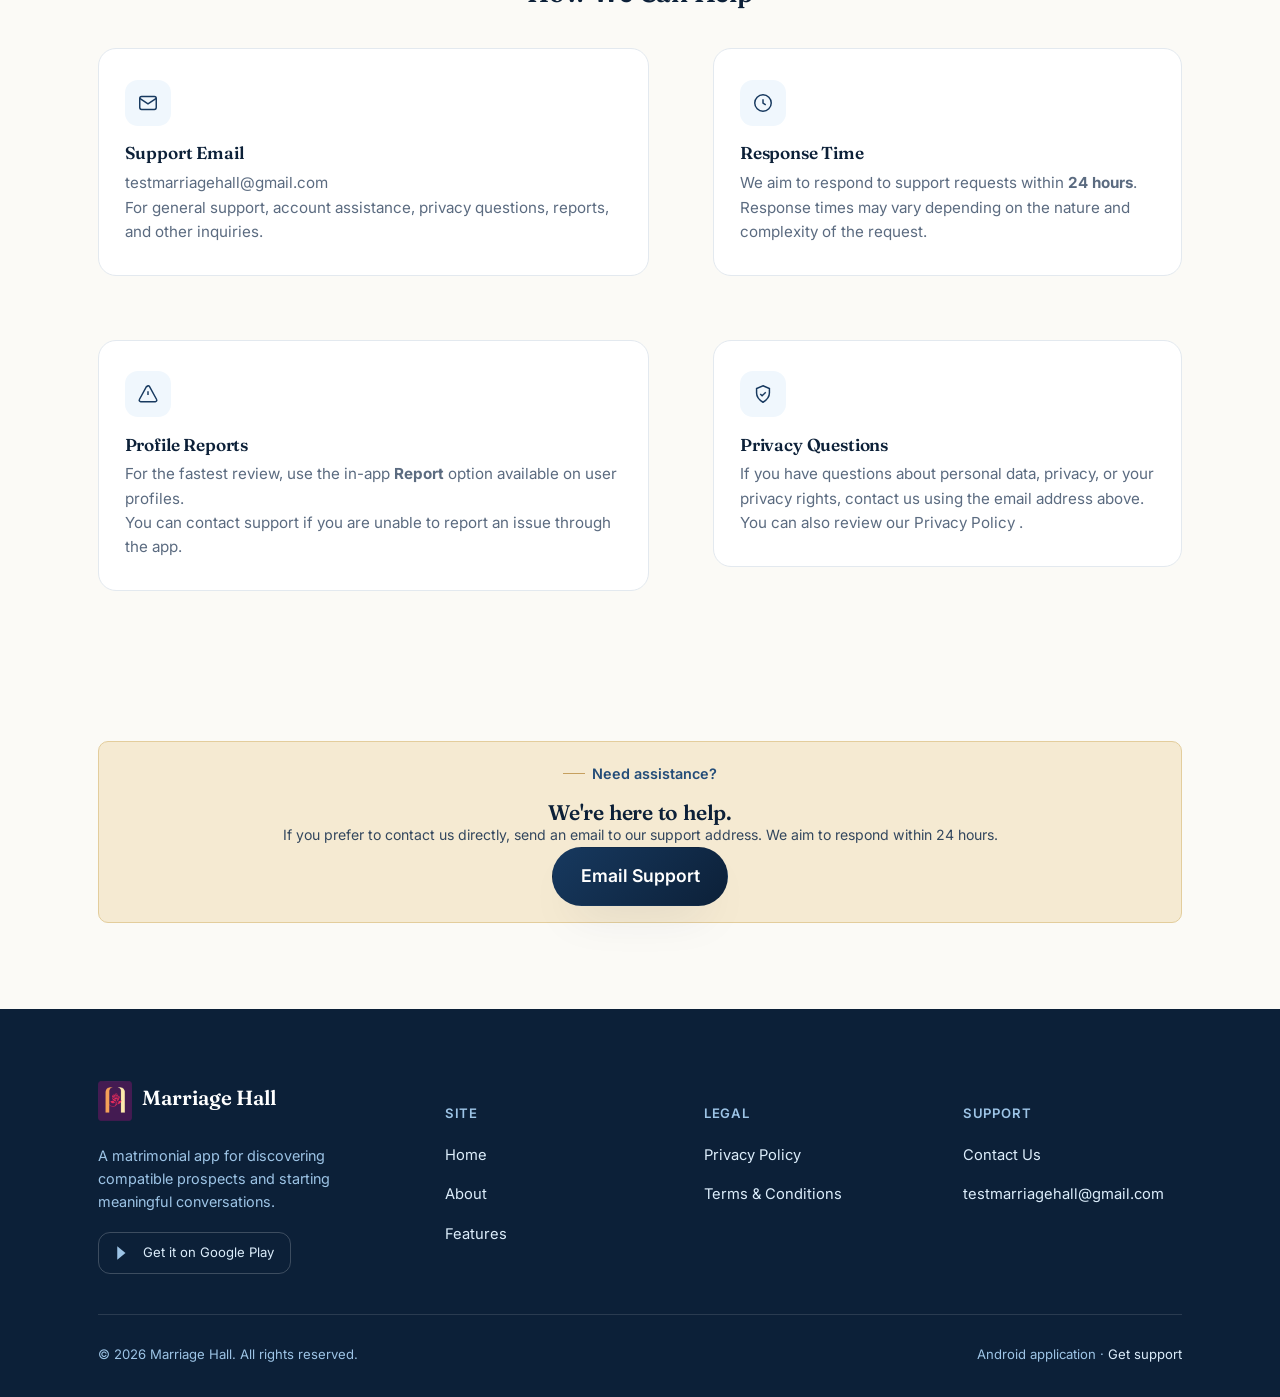
<file: contact.html>
<!DOCTYPE html>

<html lang="en">
<head>
<meta charset="UTF-8">
<meta name="viewport" content="width=device-width, initial-scale=1.0">

<title>Contact Marriage Hall | Support</title>

<meta
name="description"
content="Contact the Marriage Hall support team for account support, profile reports, privacy questions, advertising inquiries, and general assistance."

>

<meta name="robots" content="index, follow">

<link
  rel="canonical"
  href="https://marriage-hall-blue.vercel.app/contact.html"
>

<!-- Favicon -->

<link rel="icon" type="image/webp" href="images/app_icon.webp">
<link rel="apple-touch-icon" href="images/app_icon.webp">

<!-- Open Graph -->

<meta property="og:type" content="website">
<meta property="og:site_name" content="Marriage Hall">
<meta property="og:title" content="Contact Marriage Hall | Support">
<meta
  property="og:description"
  content="Contact the Marriage Hall support team for help with your account, profiles, privacy, advertising, and general inquiries."
>
<meta
  property="og:image"
  content="images/app_icon.webp"
>
<meta
  property="og:url"
  content="https://marriage-hall-blue.vercel.app/contact.html"
>

<!-- Twitter -->

<meta name="twitter:card" content="summary">
<meta name="twitter:title" content="Contact Marriage Hall | Support">
<meta
  name="twitter:description"
  content="Contact the Marriage Hall support team."
>
<meta
  name="twitter:image"
  content="images/app_icon.webp"
>

<!-- Fonts -->

<link rel="preconnect" href="https://fonts.googleapis.com">
<link rel="preconnect" href="https://fonts.gstatic.com" crossorigin>

<link
  href="https://fonts.googleapis.com/css2?family=Fraunces:opsz,wght@9..144,500;9..144,600;9..144,700&family=Inter:wght@400;500;600;700&display=swap"
  rel="stylesheet"
>

<link rel="stylesheet" href="css/styles.css">
</head>

<body>

<a class="skip-link" href="#main">
  Skip to content
</a>

<!-- ================= HEADER ================= -->

<header class="site-header">

  <div class="container nav">

<a
  href="index.html"
  class="brand"
  aria-label="Marriage Hall home"
>

  <span class="brand-mark">
    <img
      src="images/app_icon.webp"
      alt="Marriage Hall"
      width="40"
      height="40"
    >
  </span>

  Marriage Hall

</a>

<nav
  class="nav-links"
  aria-label="Primary navigation"
>

  <a href="index.html">
    Home
  </a>

  <a href="about.html">
    About
  </a>

  <a href="index.html#features">
    Features
  </a>

  <a href="privacy.html">
    Privacy Policy
  </a>

  <a href="terms.html">
    Terms
  </a>

  <a
    href="contact.html"
    aria-current="page"
  >
    Contact
  </a>

</nav>

<div class="nav-cta">

  <a
    href="contact.html"
    class="btn btn-secondary"
  >
    Contact
  </a>

  <a
    href="https://play.google.com/store/apps/details?id=com.rn.marriagehall"
    class="btn btn-primary"
    target="_blank"
    rel="noopener noreferrer"
  >
    Download
  </a>

</div>

<button
  type="button"
  class="nav-toggle"
  aria-label="Open menu"
  aria-expanded="false"
  aria-controls="mobile-navigation"
>

  <svg
    viewBox="0 0 24 24"
    fill="none"
    stroke="currentColor"
    stroke-width="1.8"
    aria-hidden="true"
  >
    <path d="M4 7h16M4 12h16M4 17h16"/>
  </svg>

</button>

  </div>

</header>

<!-- ================= MOBILE NAVIGATION ================= -->

<div
  class="mobile-panel"
  id="mobile-navigation"
  aria-hidden="true"
>

  <a href="index.html">
    Home
  </a>

  <a href="about.html">
    About
  </a>

  <a href="index.html#features">
    Features
  </a>

  <a href="privacy.html">
    Privacy Policy
  </a>

  <a href="terms.html">
    Terms &amp; Conditions
  </a>

<a
href="contact.html"
aria-current="page"

>

Contact

  </a>

<a
href="https://play.google.com/store/apps/details?id=com.rn.marriagehall"
class="btn btn-primary btn-block"
target="_blank"
rel="noopener noreferrer"

>

Download Marriage Hall

  </a>

</div>

<!-- ================= MAIN ================= -->

<main id="main">

  <!-- Hero -->

  <section class="page-hero container reveal">

<span class="eyebrow">
  Marriage Hall Support
</span>

<h1>
  Contact Us
</h1>

<p>
  We're here to help with account questions, profile reports,
  privacy concerns, advertising inquiries, and other questions
  related to Marriage Hall.
</p>

  </section>

  <!-- Contact Section -->

  <section class="section--tight">

<div class="container">

  <!-- Centered Heading -->

  <div
    class="reveal"
    style="
      max-width:680px;
      margin:0 auto 2.5rem;
      text-align:center;
    "
  >

    <span class="eyebrow">
      Get in touch
    </span>

    <h2>
      Send a Message
    </h2>

    <p>
      Complete the form below and your email application will open
      with your message prepared for our support team.
    </p>

  </div>


  <!-- Centered Form -->

  <div
    class="reveal"
    style="
      max-width:700px;
      margin:0 auto;
    "
  >

    <div
      class="info-card"
      style="
        padding:2rem;
      "
    >

      <form id="contact-form">

        <div class="form-field">

          <label for="name">
            Full name
          </label>

          <input
            type="text"
            id="name"
            name="name"
            autocomplete="name"
            placeholder="Enter your name"
            required
          >

        </div>


        <div class="form-field">

          <label for="email">
            Email address
          </label>

          <input
            type="email"
            id="email"
            name="email"
            autocomplete="email"
            placeholder="you@example.com"
            required
          >

        </div>


        <div class="form-field">

          <label for="topic">
            Reason for contact
          </label>

          <select
            id="topic"
            name="topic"
          >

            <option value="General inquiry">
              General inquiry
            </option>

            <option value="Account support">
              Account support
            </option>

            <option value="Report a profile or issue">
              Report a profile or issue
            </option>

            <option value="Privacy question">
              Privacy question
            </option>

            <option value="Advertising / app-ads.txt">
              Advertising / app-ads.txt
            </option>

            <option value="Subscription support">
              Subscription support
            </option>

            <option value="Other">
              Other
            </option>

          </select>

        </div>


        <div class="form-field">

          <label for="message">
            Message
          </label>

          <textarea
            id="message"
            name="message"
            rows="7"
            placeholder="Tell us how we can help..."
            required
          ></textarea>

        </div>


        <button
          type="submit"
          class="btn btn-primary btn-block"
        >
          Send Message
        </button>


        <p
          class="form-note"
          style="
            text-align:center;
            margin-top:1rem;
          "
        >
          Your email application will open with your message
          addressed to the Marriage Hall support team.
        </p>


        <div
          class="form-status"
          role="status"
          aria-live="polite"
        ></div>

      </form>

    </div>

  </div>

</div>

  </section>

  <!-- Support Information -->

  <section class="section--tight">

<div class="container">

  <div
    class="reveal"
    style="
      max-width:680px;
      margin:0 auto 2.5rem;
      text-align:center;
    "
  >

    <span class="eyebrow">
      Support Information
    </span>

    <h2>
      How We Can Help
    </h2>

  </div>


  <div class="contact-grid">

    <!-- Email -->

    <div class="info-card reveal">

      <span class="icon-badge">

        <svg
          viewBox="0 0 24 24"
          fill="none"
          stroke="currentColor"
          stroke-width="1.6"
          aria-hidden="true"
        >

          <rect
            x="3"
            y="5"
            width="18"
            height="14"
            rx="2"
          />

          <path d="M3 7l9 6 9-6"/>

        </svg>

      </span>

      <h3>
        Support Email
      </h3>

      <p>

        <a href="mailto:testmarriagehall@gmail.com">
          testmarriagehall@gmail.com
        </a>

      </p>

      <p>
        For general support, account assistance,
        privacy questions, reports, and other inquiries.
      </p>

    </div>


    <!-- Response Time -->

    <div class="info-card reveal">

      <span class="icon-badge">

        <svg
          viewBox="0 0 24 24"
          fill="none"
          stroke="currentColor"
          stroke-width="1.6"
          aria-hidden="true"
        >

          <circle
            cx="12"
            cy="12"
            r="9"
          />

          <path d="M12 8v4l3 2"/>

        </svg>

      </span>

      <h3>
        Response Time
      </h3>

      <p>
        We aim to respond to support requests
        within <strong>24 hours</strong>.
      </p>

      <p>
        Response times may vary depending on the
        nature and complexity of the request.
      </p>

    </div>


    <!-- Reports -->

    <div class="info-card reveal">

      <span class="icon-badge">

        <svg
          viewBox="0 0 24 24"
          fill="none"
          stroke="currentColor"
          stroke-width="1.6"
          aria-hidden="true"
        >

          <path d="M12 9v4M12 17h.01"/>

          <path
            d="M10.3 3.9L2.6 18a1.6 1.6 0 001.4 2.4h16a1.6 1.6 0 001.4-2.4L13.7 3.9a1.6 1.6 0 00-2.8 0z"
          />

        </svg>

      </span>

      <h3>
        Profile Reports
      </h3>

      <p>
        For the fastest review, use the in-app
        <strong>Report</strong> option available
        on user profiles.
      </p>

      <p>
        You can contact support if you are unable
        to report an issue through the app.
      </p>

    </div>


    <!-- Privacy -->

    <div class="info-card reveal">

      <span class="icon-badge">

        <svg
          viewBox="0 0 24 24"
          fill="none"
          stroke="currentColor"
          stroke-width="1.6"
          aria-hidden="true"
        >

          <path
            d="M12 3l7 3v5c0 4.5-3 7.7-7 10-4-2.3-7-5.5-7-10V6l7-3z"
          />

          <path d="M9 12l2 2 4-4"/>

        </svg>

      </span>

      <h3>
        Privacy Questions
      </h3>

      <p>
        If you have questions about personal data,
        privacy, or your privacy rights, contact us
        using the email address above.
      </p>

      <p>
        You can also review our
        <a href="privacy.html">
          Privacy Policy
        </a>.
      </p>

    </div>

  </div>

</div>

  </section>

  <!-- Direct Email CTA -->

  <section class="section--tight">

<div class="container">

  <div
    class="callout reveal"
    style="text-align:center;"
  >

    <span class="eyebrow">
      Need assistance?
    </span>

    <h2>
      We're here to help.
    </h2>

    <p>
      If you prefer to contact us directly,
      send an email to our support address.
      We aim to respond within 24 hours.
    </p>

    <a
      href="mailto:testmarriagehall@gmail.com"
      class="btn btn-primary"
    >
      Email Support
    </a>

  </div>

</div>

  </section>

</main>

<!-- ================= FOOTER ================= -->

<footer class="site-footer">

  <div class="container">

<div class="footer-grid">

  <!-- Brand -->

  <div class="footer-brand">

    <a
      href="index.html"
      class="brand"
      aria-label="Marriage Hall home"
    >

      <span class="brand-mark">

        <img
          src="images/app_icon.webp"
          alt="Marriage Hall"
          width="40"
          height="40"
        >

      </span>

      Marriage Hall

    </a>

    <p>
      A matrimonial app for discovering compatible prospects
      and starting meaningful conversations.
    </p>

    <a
      href="https://play.google.com/store/apps/details?id=com.rn.marriagehall"
      class="footer-store"
      style="margin-top:1.2rem;"
      target="_blank"
      rel="noopener noreferrer"
    >

      <svg
        width="18"
        height="18"
        viewBox="0 0 24 24"
        fill="none"
        aria-hidden="true"
      >

        <path
          d="M3 3l11 9-11 9V3z"
          fill="#9dc4e6"
        />

      </svg>

      Get it on Google Play

    </a>

  </div>


  <!-- Site -->

  <div class="footer-col">

    <h5>
      Site
    </h5>

    <ul>

      <li>
        <a href="index.html">
          Home
        </a>
      </li>

      <li>
        <a href="about.html">
          About
        </a>
      </li>

      <li>
        <a href="index.html#features">
          Features
        </a>
      </li>

    </ul>

  </div>


  <!-- Legal -->

  <div class="footer-col">

    <h5>
      Legal
    </h5>

    <ul>

      <li>
        <a href="privacy.html">
          Privacy Policy
        </a>
      </li>

      <li>
        <a href="terms.html">
          Terms &amp; Conditions
        </a>
      </li>

    </ul>

  </div>


  <!-- Support -->

  <div class="footer-col">

    <h5>
      Support
    </h5>

    <ul>

      <li>
        <a
          href="contact.html"
          aria-current="page"
        >
          Contact Us
        </a>
      </li>

      <li>
        <a href="mailto:testmarriagehall@gmail.com">
          testmarriagehall@gmail.com
        </a>
      </li>

    </ul>

  </div>

</div>


<div class="footer-bottom">

  <span>
    &copy;
    <span data-year>2026</span>
    Marriage Hall. All rights reserved.
  </span>

  <span>
    Android application &middot;
    <a
      href="contact.html"
      style="color:var(--sky-100)"
    >
      Get support
    </a>
  </span>

</div>

  </div>

</footer>

<!-- ================= CONTACT FORM ================= -->

<script>
document
  .getElementById("contact-form")
  .addEventListener("submit", function (event) {

    event.preventDefault();

    const name =
      document.getElementById("name").value.trim();

    const email =
      document.getElementById("email").value.trim();

    const topic =
      document.getElementById("topic").value;

    const message =
      document.getElementById("message").value.trim();

    const status =
      document.querySelector(".form-status");


    if (!name || !email || !message) {

      status.textContent =
        "Please complete all required fields.";

      return;
    }


    const subject =
      encodeURIComponent(
        "Marriage Hall Support - " + topic
      );


    const body =
      encodeURIComponent(
        "Name: " + name + "\n" +
        "Email: " + email + "\n" +
        "Reason: " + topic + "\n\n" +
        "Message:\n" +
        message
      );


    window.location.href =
      "mailto:testmarriagehall@gmail.com" +
      "?subject=" +
      subject +
      "&body=" +
      body;

  });
</script>

<script src="js/main.js"></script>

</body>
</html>
</file>
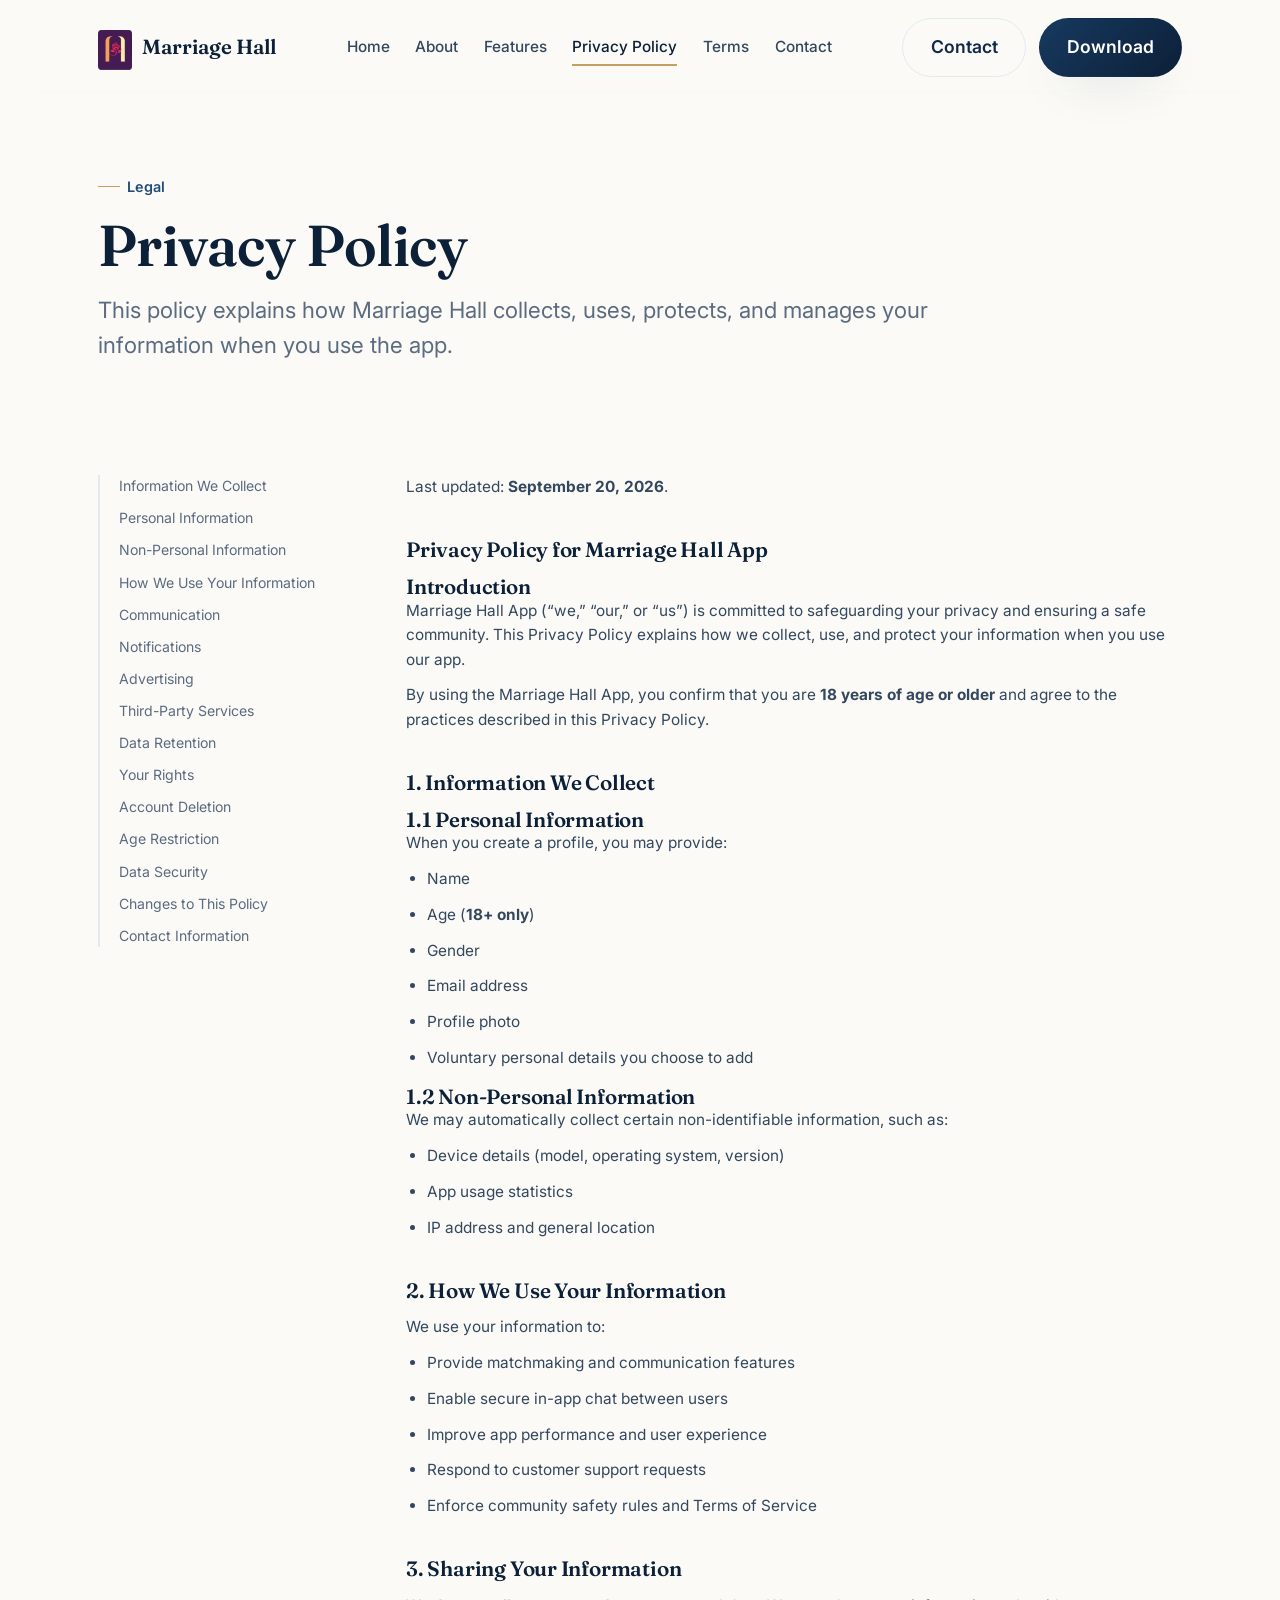
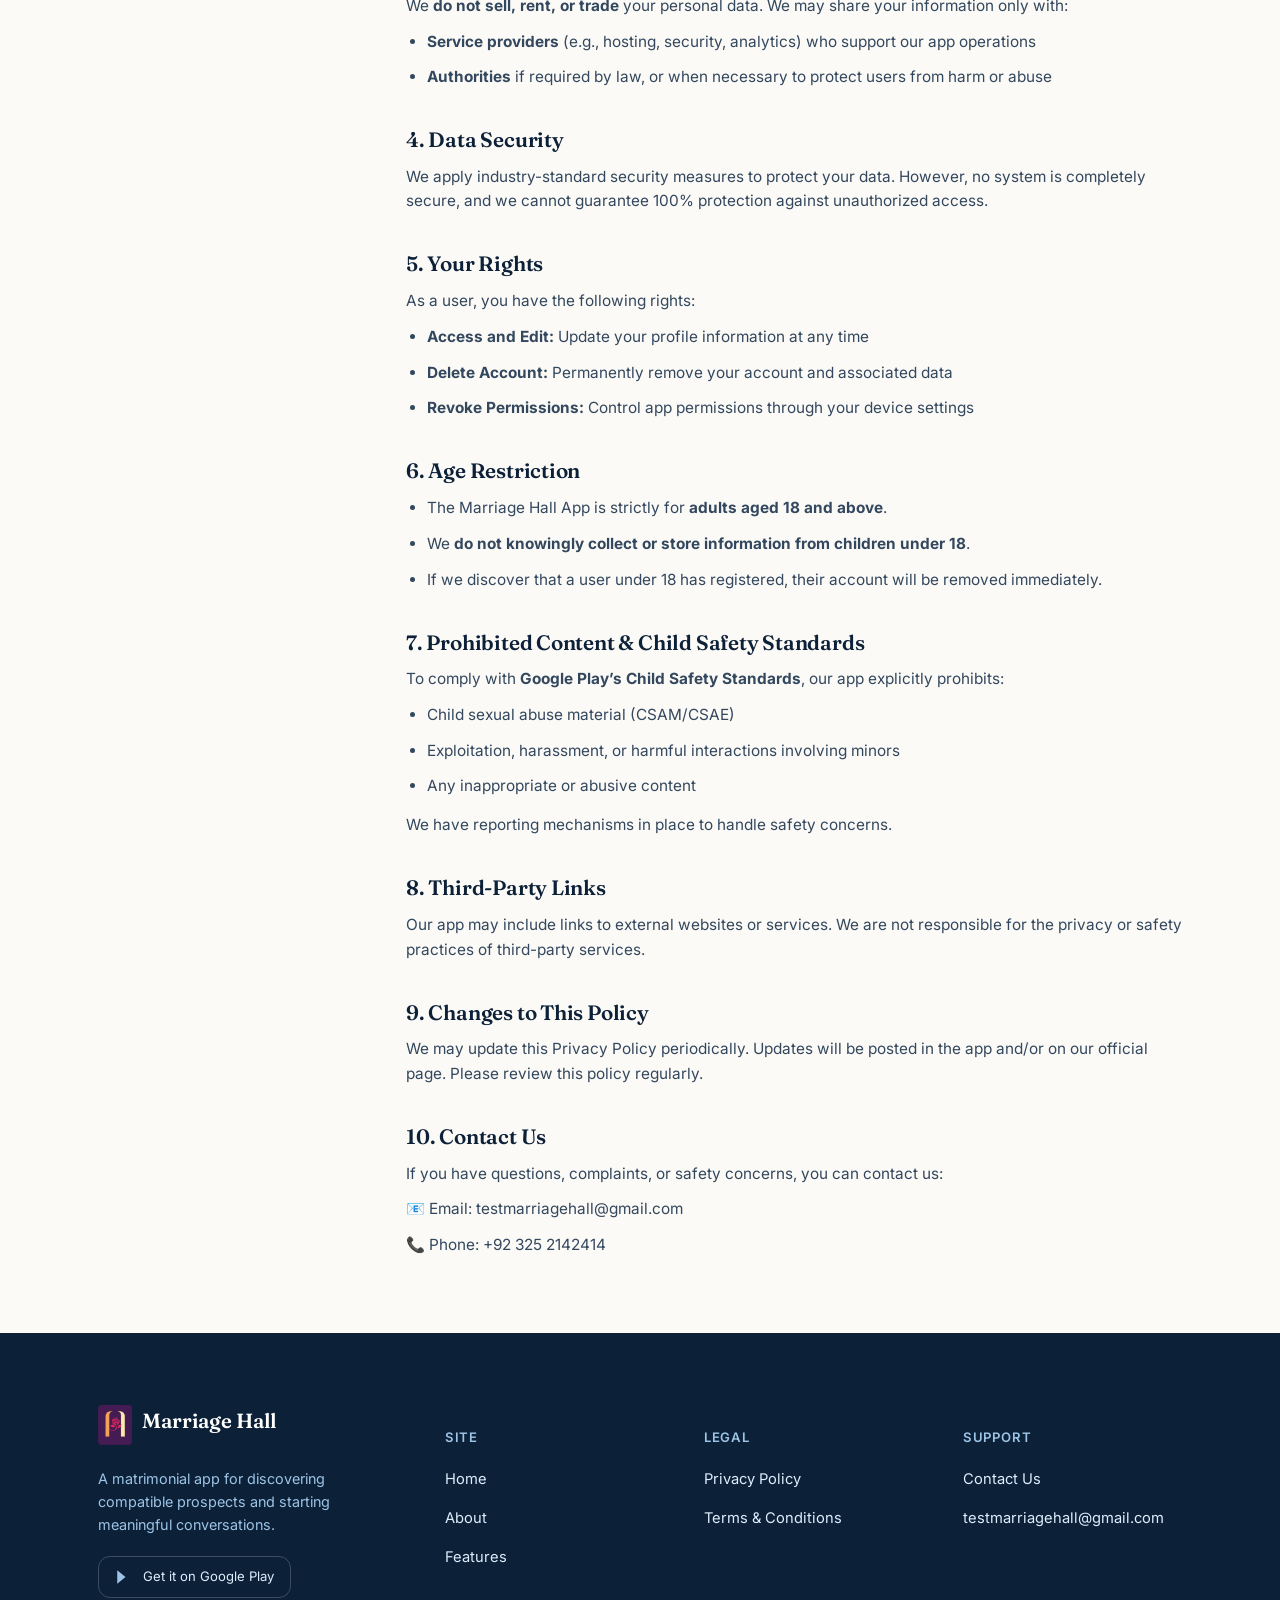
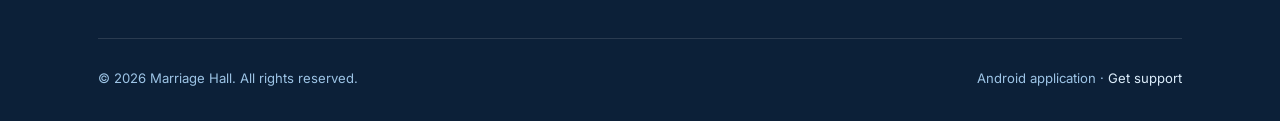
<file: privacy.html>
<!DOCTYPE html>

<html lang="en">
<head>
<meta charset="UTF-8">
<meta name="viewport" content="width=device-width, initial-scale=1.0">

<title>Privacy Policy - Marriage Hall</title>

<meta name="description" content="Read the Marriage Hall privacy policy to understand what information is collected, how it is used, and the controls available to you.">

<meta name="robots" content="index, follow">
<link rel="canonical" href="https://marriage-hall-blue.vercel.app/privacy.html">

<!-- App Icon / Favicon -->

<link rel="icon" type="image/webp" href="images/app_icon.webp">
<link rel="apple-touch-icon" href="images/app_icon.webp">

<!-- Open Graph -->

<meta property="og:type" content="website">
<meta property="og:title" content="Privacy Policy - Marriage Hall">
<meta property="og:description" content="Read the Marriage Hall privacy policy to understand how your information is collected, used, and protected.">
<meta property="og:url" content="https://marriage-hall-blue.vercel.app/privacy.html">
<meta property="og:image" content="https://marriage-hall-blue.vercel.app/images/app_icon.webp">
<meta property="og:image:alt" content="Marriage Hall App Icon">

<!-- Twitter -->

<meta name="twitter:card" content="summary">
<meta name="twitter:title" content="Privacy Policy - Marriage Hall">
<meta name="twitter:description" content="Read the Marriage Hall privacy policy to understand how your information is collected, used, and protected.">
<meta name="twitter:image" content="https://marriage-hall-blue.vercel.app/images/app_icon.webp">
<meta name="twitter:image:alt" content="Marriage Hall App Icon">

<!-- Fonts -->

<link rel="preconnect" href="https://fonts.googleapis.com">
<link rel="preconnect" href="https://fonts.gstatic.com" crossorigin>
<link href="https://fonts.googleapis.com/css2?family=Fraunces:opsz,wght@9..144,500;9..144,600;9..144,700&family=Inter:wght@400;500;600;700&display=swap" rel="stylesheet">

<!-- Main Styles -->

<link rel="stylesheet" href="css/styles.css">
</head>

<body>

<a class="skip-link" href="#main">Skip to content</a>

<header class="site-header">
  <div class="container nav">

<a href="index.html" class="brand" aria-label="Marriage Hall Home">
  <span class="brand-mark">
    <img
      src="images/app_icon.webp"
      alt="Marriage Hall"
      width="40"
      height="40"
      loading="eager"
      decoding="async">
  </span>
  Marriage Hall
</a>

<nav class="nav-links" aria-label="Primary">
  <a href="index.html">Home</a>
  <a href="about.html">About</a>
  <a href="index.html#features">Features</a>
  <a href="privacy.html" aria-current="page">Privacy Policy</a>
  <a href="terms.html">Terms</a>
  <a href="contact.html">Contact</a>
</nav>

<div class="nav-cta">
  <a href="contact.html" class="btn btn-secondary">Contact</a>
  <a
    href="https://play.google.com/store/apps/details?id=com.rn.marriagehall"
    class="btn btn-primary"
    target="_blank"
    rel="noopener noreferrer">
    Download
  </a>
</div>

<button
  class="nav-toggle"
  type="button"
  aria-label="Open menu"
  aria-expanded="false"
  aria-controls="mobile-navigation">

  <svg
    viewBox="0 0 24 24"
    fill="none"
    stroke="currentColor"
    stroke-width="1.8"
    aria-hidden="true">

    <path d="M4 7h16M4 12h16M4 17h16"/>
  </svg>
</button>

  </div>
</header>

<div
  class="mobile-panel"
  id="mobile-navigation"
  aria-hidden="true">

<a href="index.html">Home</a> <a href="about.html">About</a> <a href="index.html#features">Features</a> <a href="privacy.html">Privacy Policy</a> <a href="terms.html">Terms & Conditions</a> <a href="contact.html">Contact</a>

<a
 href="https://play.google.com/store/apps/details?id=com.rn.marriagehall"
 class="btn btn-primary btn-block"
 target="_blank"
 rel="noopener noreferrer">
Download Marriage Hall </a>

</div>

<main id="main">

  <section class="page-hero container reveal">

<span class="eyebrow">Legal</span>

<h1>Privacy Policy</h1>

<p>
  This policy explains how Marriage Hall collects, uses, protects,
  and manages your information when you use the app.
</p>

  </section>

  <section class="section--tight">

<div class="container legal-shell">

  <nav class="legal-nav" aria-label="Privacy policy sections">

    <a href="#info-we-collect">Information We Collect</a>
    <a href="#account-info">Personal Information</a>
    <a href="#device-info">Non-Personal Information</a>
    <a href="#how-used">How We Use Your Information</a>
    <a href="#communication">Communication</a>
    <a href="#notifications">Notifications</a>
    <a href="#advertising">Advertising</a>
    <a href="#third-party">Third-Party Services</a>
    <a href="#retention">Data Retention</a>
    <a href="#controls">Your Rights</a>
    <a href="#deletion">Account Deletion</a>
    <a href="#children">Age Restriction</a>
    <a href="#security">Data Security</a>
    <a href="#changes">Changes to This Policy</a>
    <a href="#contact-info">Contact Information</a>

  </nav>

  <div class="legal-body reveal">

    <p class="legal-updated">
      Last updated:
      <strong>September 20, 2026</strong>.
    </p>

    <h2 id="info-we-collect">
      Privacy Policy for Marriage Hall App
    </h2>

    <h3>Introduction</h3>

    <p>
      Marriage Hall App (“we,” “our,” or “us”) is committed to safeguarding
      your privacy and ensuring a safe community. This Privacy Policy
      explains how we collect, use, and protect your information when you
      use our app.
    </p>

    <p>
      By using the Marriage Hall App, you confirm that you are
      <strong>18 years of age or older</strong>
      and agree to the practices described in this Privacy Policy.
    </p>

    <h2 id="account-info">1. Information We Collect</h2>

    <h3>1.1 Personal Information</h3>

    <p>
      When you create a profile, you may provide:
    </p>

    <ul>
      <li>Name</li>
      <li>Age (<strong>18+ only</strong>)</li>
      <li>Gender</li>
      <li>Email address</li>
      <li>Profile photo</li>
      <li>Voluntary personal details you choose to add</li>
    </ul>

    <h3 id="device-info">1.2 Non-Personal Information</h3>

    <p>
      We may automatically collect certain non-identifiable information,
      such as:
    </p>

    <ul>
      <li>Device details (model, operating system, version)</li>
      <li>App usage statistics</li>
      <li>IP address and general location</li>
    </ul>

    <h2 id="how-used">2. How We Use Your Information</h2>

    <p>
      We use your information to:
    </p>

    <ul>
      <li>Provide matchmaking and communication features</li>
      <li>Enable secure in-app chat between users</li>
      <li>Improve app performance and user experience</li>
      <li>Respond to customer support requests</li>
      <li>Enforce community safety rules and Terms of Service</li>
    </ul>

    <h2 id="communication">3. Sharing Your Information</h2>

    <p>
      We <strong>do not sell, rent, or trade</strong> your personal data.
      We may share your information only with:
    </p>

    <ul>

      <li>
        <strong>Service providers</strong>
        (e.g., hosting, security, analytics)
        who support our app operations
      </li>

      <li>
        <strong>Authorities</strong>
        if required by law, or when necessary to protect users from
        harm or abuse
      </li>

    </ul>

    <h2 id="security">4. Data Security</h2>

    <p>
      We apply industry-standard security measures to protect your data.
      However, no system is completely secure, and we cannot guarantee
      100% protection against unauthorized access.
    </p>

    <h2 id="controls">5. Your Rights</h2>

    <p>
      As a user, you have the following rights:
    </p>

    <ul>

      <li>
        <strong>Access and Edit:</strong>
        Update your profile information at any time
      </li>

      <li>
        <strong>Delete Account:</strong>
        Permanently remove your account and associated data
      </li>

      <li>
        <strong>Revoke Permissions:</strong>
        Control app permissions through your device settings
      </li>

    </ul>

    <h2 id="children">6. Age Restriction</h2>

    <ul>

      <li>
        The Marriage Hall App is strictly for
        <strong>adults aged 18 and above</strong>.
      </li>

      <li>
        We <strong>do not knowingly collect or store information
        from children under 18</strong>.
      </li>

      <li>
        If we discover that a user under 18 has registered,
        their account will be removed immediately.
      </li>

    </ul>

    <h2 id="deletion">
      7. Prohibited Content &amp; Child Safety Standards
    </h2>

    <p>
      To comply with <strong>Google Play’s Child Safety Standards</strong>,
      our app explicitly prohibits:
    </p>

    <ul>
      <li>Child sexual abuse material (CSAM/CSAE)</li>
      <li>Exploitation, harassment, or harmful interactions involving minors</li>
      <li>Any inappropriate or abusive content</li>
    </ul>

    <p>
      We have reporting mechanisms in place to handle safety concerns.
    </p>

    <h2 id="third-party">8. Third-Party Links</h2>

    <p>
      Our app may include links to external websites or services.
      We are not responsible for the privacy or safety practices of
      third-party services.
    </p>

    <h2 id="changes">9. Changes to This Policy</h2>

    <p>
      We may update this Privacy Policy periodically.
      Updates will be posted in the app and/or on our official page.
      Please review this policy regularly.
    </p>

    <h2 id="contact-info">10. Contact Us</h2>

    <p>
      If you have questions, complaints, or safety concerns,
      you can contact us:
    </p>

    <p>
      📧 Email:
      <a href="mailto:testmarriagehall@gmail.com">
        testmarriagehall@gmail.com
      </a>
    </p>

    <p>
      📞 Phone:
      <a href="tel:+923252142414">
        +92 325 2142414
      </a>
    </p>

  </div>

</div>

  </section>

</main>

<footer class="site-footer">

  <div class="container">

<div class="footer-grid">

  <div class="footer-brand">

    <a
      href="index.html"
      class="brand"
      aria-label="Marriage Hall Home">

      <span class="brand-mark">
        <img
          src="images/app_icon.webp"
          alt="Marriage Hall"
          width="40"
          height="40"
          loading="lazy"
          decoding="async">
      </span>

      Marriage Hall

    </a>

    <p>
      A matrimonial app for discovering compatible prospects
      and starting meaningful conversations.
    </p>

    <a
      href="https://play.google.com/store/apps/details?id=com.rn.marriagehall"
      class="footer-store"
      style="margin-top:1.2rem;"
      target="_blank"
      rel="noopener noreferrer">

      <svg
        width="18"
        height="18"
        viewBox="0 0 24 24"
        fill="none"
        aria-hidden="true">

        <path
          d="M3 3l11 9-11 9V3z"
          fill="#9dc4e6"/>

      </svg>

      Get it on Google Play

    </a>

  </div>

  <div class="footer-col">

    <h5>Site</h5>

    <ul>
      <li><a href="index.html">Home</a></li>
      <li><a href="about.html">About</a></li>
      <li><a href="index.html#features">Features</a></li>
    </ul>

  </div>

  <div class="footer-col">

    <h5>Legal</h5>

    <ul>
      <li><a href="privacy.html">Privacy Policy</a></li>
      <li><a href="terms.html">Terms &amp; Conditions</a></li>
    </ul>

  </div>

  <div class="footer-col">

    <h5>Support</h5>

    <ul>
      <li><a href="contact.html">Contact Us</a></li>
      <li>
        <a href="mailto:testmarriagehall@gmail.com">
          testmarriagehall@gmail.com
        </a>
      </li>
    </ul>

  </div>

</div>

<div class="footer-bottom">

  <span>
    &copy;
    <span data-year>2026</span>
    Marriage Hall. All rights reserved.
  </span>

  <span>
    Android application &middot;
    <a
      href="contact.html"
      style="color:var(--sky-100)">
      Get support
    </a>
  </span>

</div>

  </div>

</footer>

<script src="js/main.js"></script>

</body>
</html>
</file>
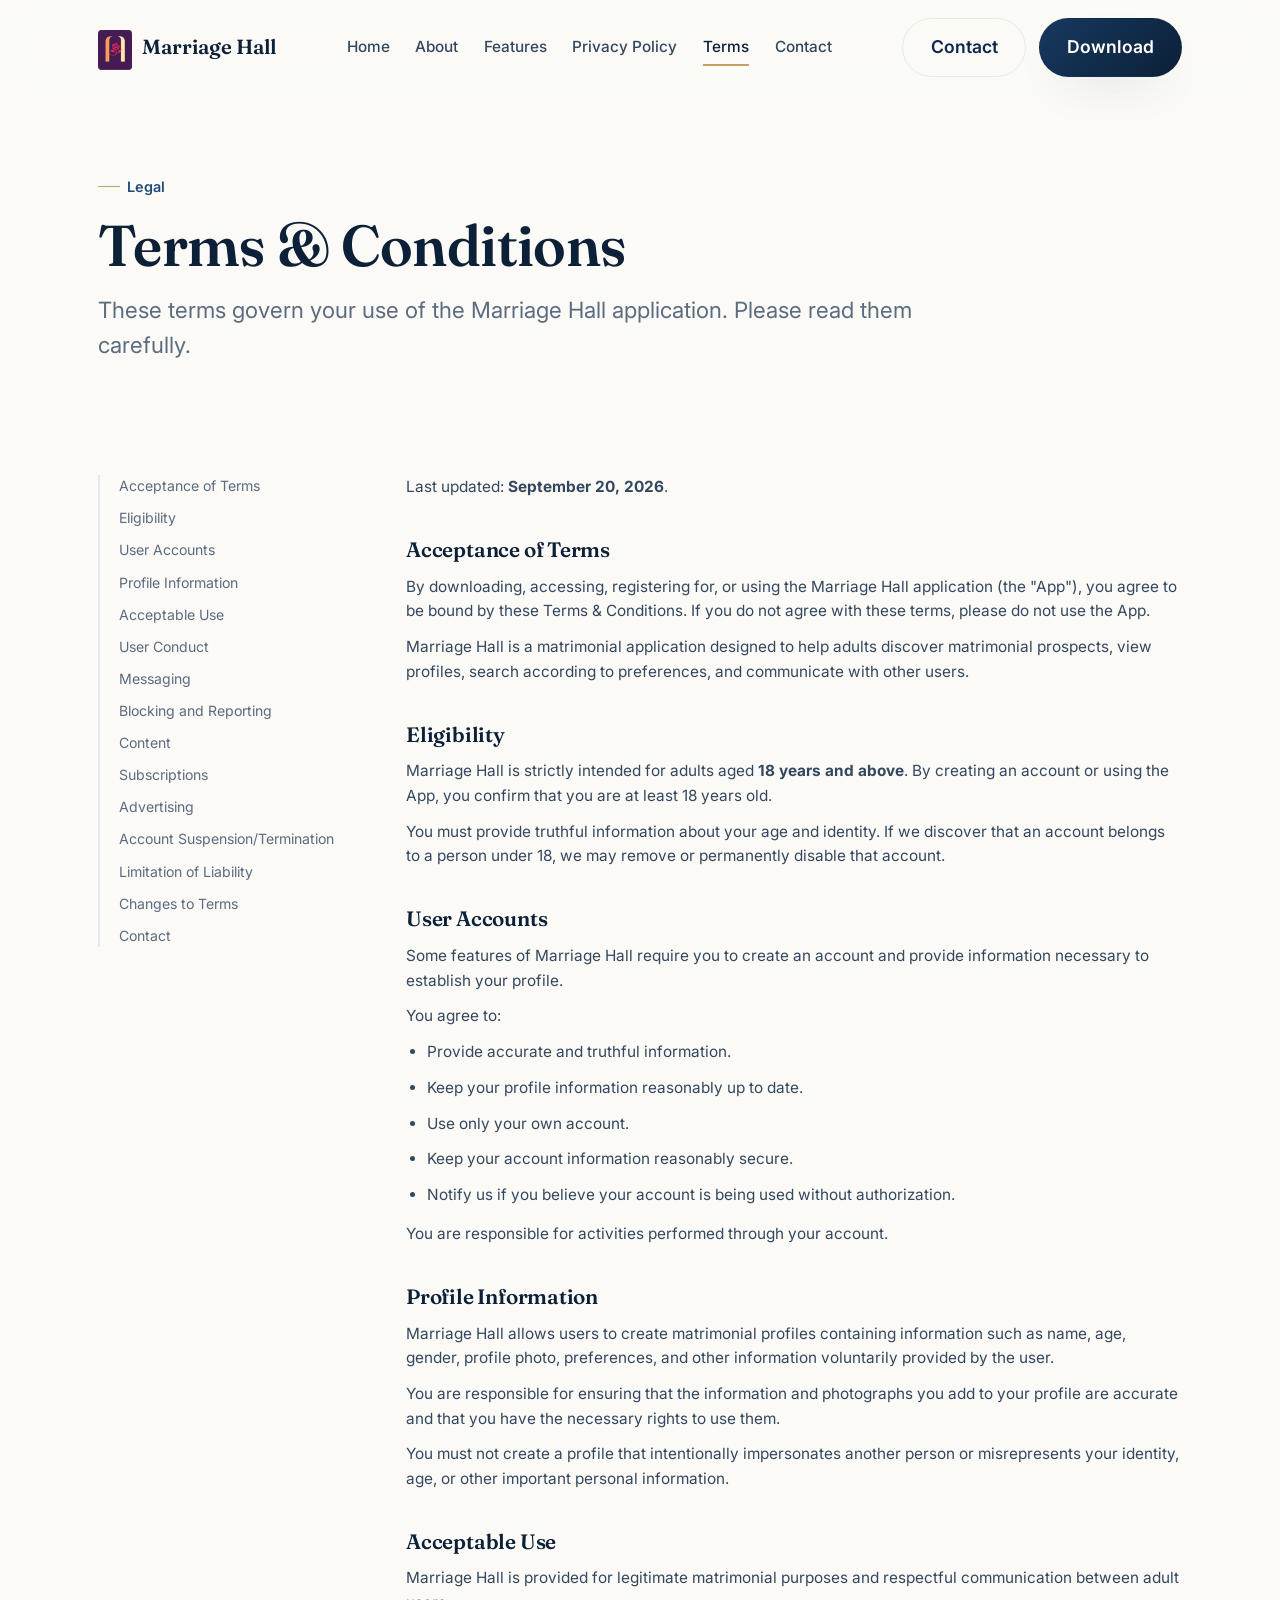
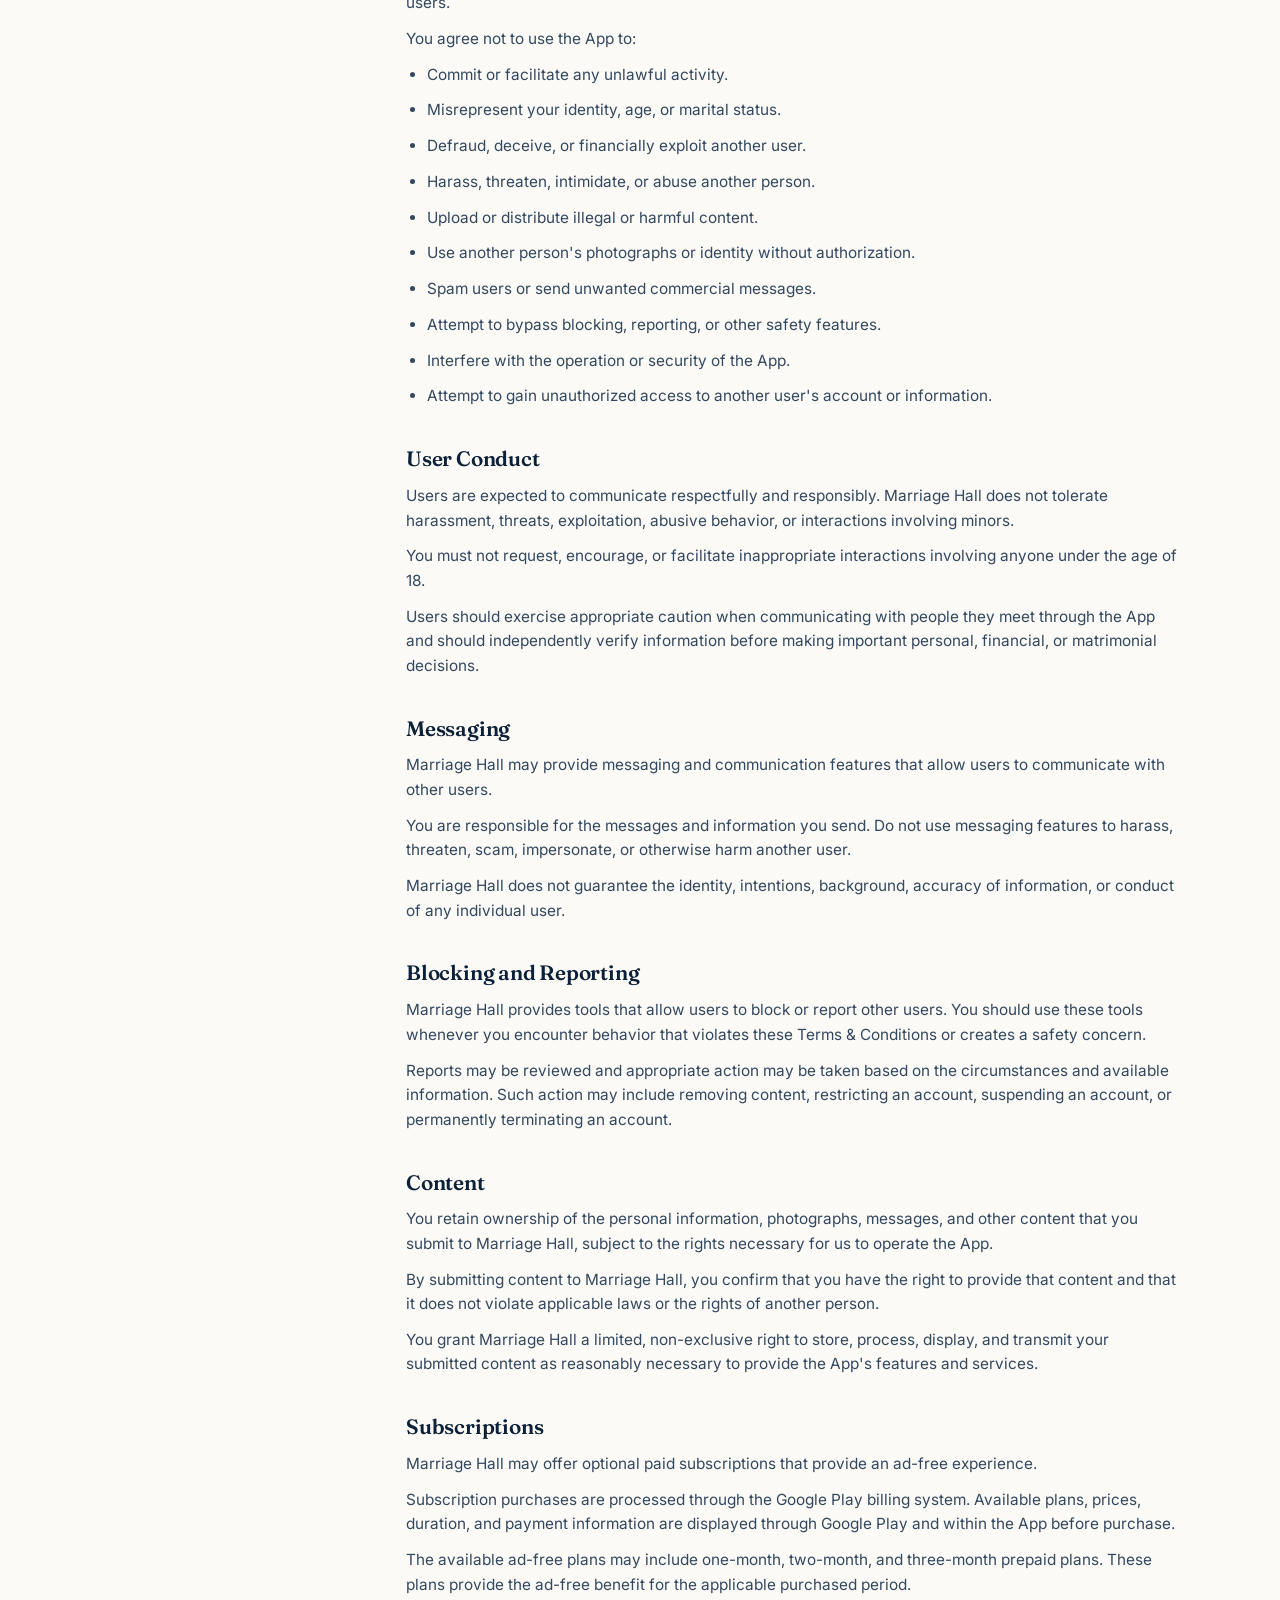
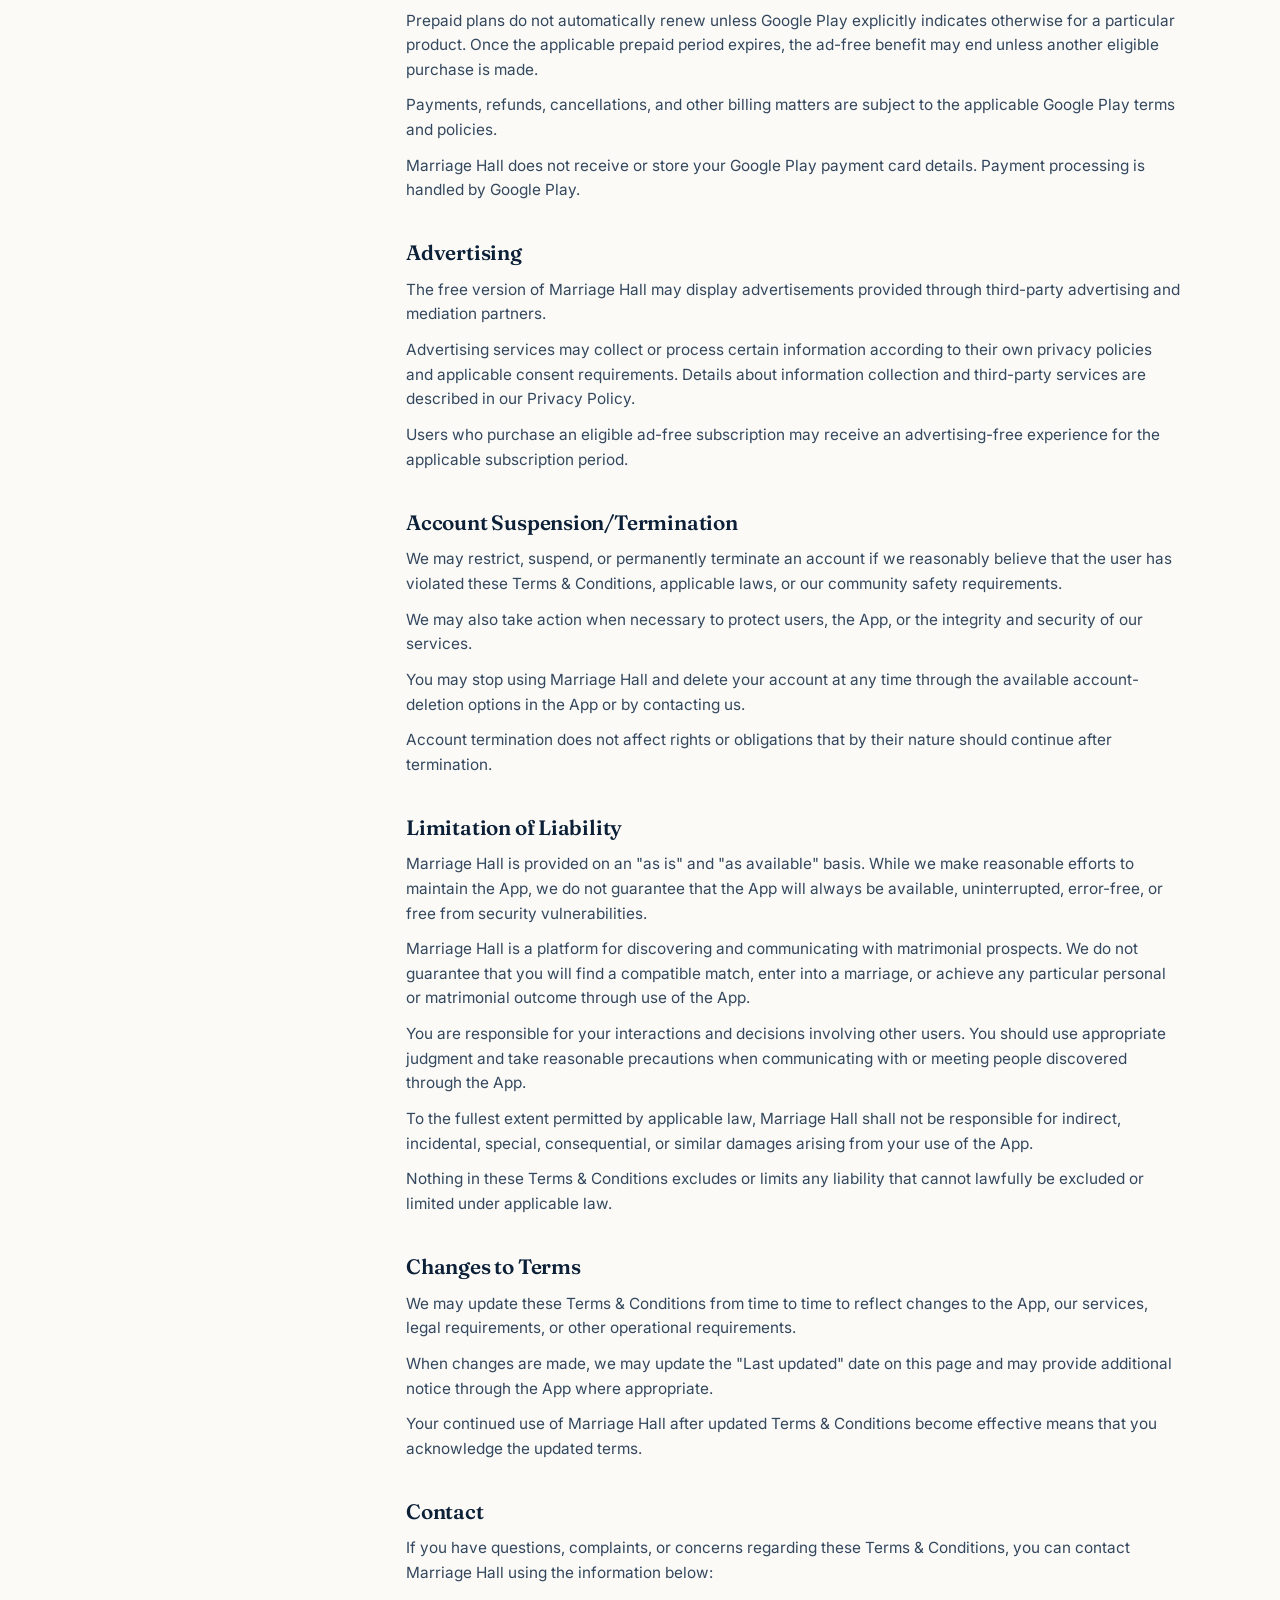
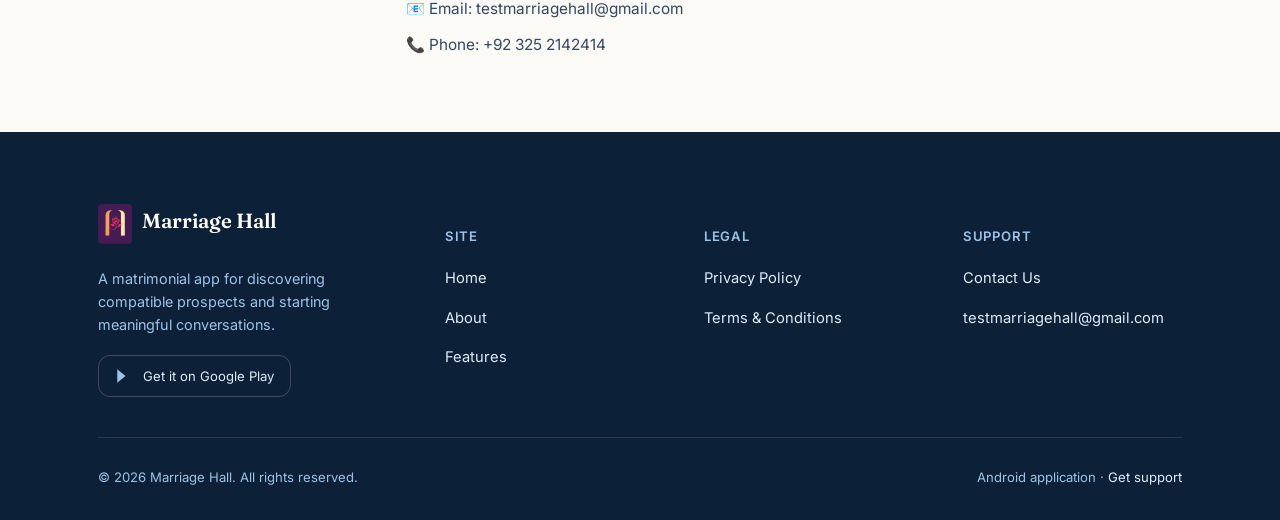
<file: terms.html>
<!DOCTYPE html>

<html lang="en">
<head>
<meta charset="UTF-8">
<meta name="viewport" content="width=device-width, initial-scale=1.0">

<title>Terms &amp; Conditions - Marriage Hall</title>

<meta name="description" content="Read the Terms & Conditions for using the Marriage Hall matrimonial application, including account rules, user conduct, messaging, subscriptions, advertising, and safety requirements.">

<meta name="robots" content="index, follow">
<link rel="canonical" href="https://marriage-hall-blue.vercel.app/terms.html">

<!-- App Icon / Favicon -->

<link rel="icon" type="image/webp" href="images/app_icon.webp">
<link rel="apple-touch-icon" href="images/app_icon.webp">

<!-- Open Graph -->

<meta property="og:type" content="website">
<meta property="og:title" content="Terms &amp; Conditions - Marriage Hall">
<meta property="og:description" content="Read the Terms & Conditions for using the Marriage Hall matrimonial application.">
<meta property="og:url" content="https://marriage-hall-blue.vercel.app/terms.html">
<meta property="og:image" content="https://marriage-hall-blue.vercel.app/images/app_icon.webp">
<meta property="og:image:alt" content="Marriage Hall App Icon">

<!-- Twitter -->

<meta name="twitter:card" content="summary">
<meta name="twitter:title" content="Terms &amp; Conditions - Marriage Hall">
<meta name="twitter:description" content="Read the Terms & Conditions for using the Marriage Hall matrimonial application.">
<meta name="twitter:image" content="https://marriage-hall-blue.vercel.app/images/app_icon.webp">
<meta name="twitter:image:alt" content="Marriage Hall App Icon">

<!-- Fonts -->

<link rel="preconnect" href="https://fonts.googleapis.com">
<link rel="preconnect" href="https://fonts.gstatic.com" crossorigin>
<link href="https://fonts.googleapis.com/css2?family=Fraunces:opsz,wght@9..144,500;9..144,600;9..144,700&family=Inter:wght@400;500;600;700&display=swap" rel="stylesheet">

<!-- Main Styles -->

<link rel="stylesheet" href="css/styles.css">
</head>

<body>

<a class="skip-link" href="#main">Skip to content</a>

<header class="site-header">
  <div class="container nav">


<a
  href="index.html"
  class="brand"
  aria-label="Marriage Hall Home">

  <span class="brand-mark">
    <img
      src="images/app_icon.webp"
      alt="Marriage Hall"
      width="40"
      height="40"
      loading="eager"
      decoding="async">
  </span>

  Marriage Hall
</a>

<nav class="nav-links" aria-label="Primary">
  <a href="index.html">Home</a>
  <a href="about.html">About</a>
  <a href="index.html#features">Features</a>
  <a href="privacy.html">Privacy Policy</a>
  <a href="terms.html" aria-current="page">Terms</a>
  <a href="contact.html">Contact</a>
</nav>

<div class="nav-cta">

  <a
    href="contact.html"
    class="btn btn-secondary">
    Contact
  </a>

  <a
    href="https://play.google.com/store/apps/details?id=com.rn.marriagehall"
    class="btn btn-primary"
    target="_blank"
    rel="noopener noreferrer">
    Download
  </a>

</div>

<button
  class="nav-toggle"
  type="button"
  aria-label="Open menu"
  aria-expanded="false"
  aria-controls="mobile-navigation">

  <svg
    viewBox="0 0 24 24"
    fill="none"
    stroke="currentColor"
    stroke-width="1.8"
    aria-hidden="true">

    <path d="M4 7h16M4 12h16M4 17h16"/>

  </svg>

</button>


  </div>
</header>

<div
  class="mobile-panel"
  id="mobile-navigation"
  aria-hidden="true">

<a href="index.html">Home</a> <a href="about.html">About</a> <a href="index.html#features">Features</a> <a href="privacy.html">Privacy Policy</a> <a href="terms.html">Terms & Conditions</a> <a href="contact.html">Contact</a>

<a
 href="https://play.google.com/store/apps/details?id=com.rn.marriagehall"
 class="btn btn-primary btn-block"
 target="_blank"
 rel="noopener noreferrer">
Download Marriage Hall </a>

</div>

<main id="main">

  <section class="page-hero container reveal">

<span class="eyebrow">Legal</span>

<h1>Terms &amp; Conditions</h1>

<p>
  These terms govern your use of the Marriage Hall application.
  Please read them carefully.
</p>

  </section>

  <section class="section--tight">


<div class="container legal-shell">

  <nav class="legal-nav" aria-label="Terms sections">

    <a href="#acceptance">Acceptance of Terms</a>
    <a href="#eligibility">Eligibility</a>
    <a href="#accounts">User Accounts</a>
    <a href="#profile-info">Profile Information</a>
    <a href="#acceptable-use">Acceptable Use</a>
    <a href="#conduct">User Conduct</a>
    <a href="#messaging">Messaging</a>
    <a href="#blocking-reporting">Blocking and Reporting</a>
    <a href="#content">Content</a>
    <a href="#subscriptions">Subscriptions</a>
    <a href="#advertising-t">Advertising</a>
    <a href="#suspension">Account Suspension/Termination</a>
    <a href="#liability">Limitation of Liability</a>
    <a href="#changes-t">Changes to Terms</a>
    <a href="#contact-t">Contact</a>

  </nav>

  <div class="legal-body reveal">

    <p class="legal-updated">
      Last updated: <strong>September 20, 2026</strong>.
    </p>

    <h2 id="acceptance">Acceptance of Terms</h2>

    <p>
      By downloading, accessing, registering for, or using the Marriage Hall
      application (the "App"), you agree to be bound by these Terms &amp;
      Conditions. If you do not agree with these terms, please do not use
      the App.
    </p>

    <p>
      Marriage Hall is a matrimonial application designed to help adults
      discover matrimonial prospects, view profiles, search according to
      preferences, and communicate with other users.
    </p>

    <h2 id="eligibility">Eligibility</h2>

    <p>
      Marriage Hall is strictly intended for adults aged
      <strong>18 years and above</strong>. By creating an account or using
      the App, you confirm that you are at least 18 years old.
    </p>

    <p>
      You must provide truthful information about your age and identity.
      If we discover that an account belongs to a person under 18, we may
      remove or permanently disable that account.
    </p>

    <h2 id="accounts">User Accounts</h2>

    <p>
      Some features of Marriage Hall require you to create an account and
      provide information necessary to establish your profile.
    </p>

    <p>You agree to:</p>

    <ul>
      <li>Provide accurate and truthful information.</li>
      <li>Keep your profile information reasonably up to date.</li>
      <li>Use only your own account.</li>
      <li>Keep your account information reasonably secure.</li>
      <li>Notify us if you believe your account is being used without authorization.</li>
    </ul>

    <p>
      You are responsible for activities performed through your account.
    </p>

    <h2 id="profile-info">Profile Information</h2>

    <p>
      Marriage Hall allows users to create matrimonial profiles containing
      information such as name, age, gender, profile photo, preferences,
      and other information voluntarily provided by the user.
    </p>

    <p>
      You are responsible for ensuring that the information and photographs
      you add to your profile are accurate and that you have the necessary
      rights to use them.
    </p>

    <p>
      You must not create a profile that intentionally impersonates another
      person or misrepresents your identity, age, or other important
      personal information.
    </p>

    <h2 id="acceptable-use">Acceptable Use</h2>

    <p>
      Marriage Hall is provided for legitimate matrimonial purposes and
      respectful communication between adult users.
    </p>

    <p>You agree not to use the App to:</p>

    <ul>
      <li>Commit or facilitate any unlawful activity.</li>
      <li>Misrepresent your identity, age, or marital status.</li>
      <li>Defraud, deceive, or financially exploit another user.</li>
      <li>Harass, threaten, intimidate, or abuse another person.</li>
      <li>Upload or distribute illegal or harmful content.</li>
      <li>Use another person's photographs or identity without authorization.</li>
      <li>Spam users or send unwanted commercial messages.</li>
      <li>Attempt to bypass blocking, reporting, or other safety features.</li>
      <li>Interfere with the operation or security of the App.</li>
      <li>Attempt to gain unauthorized access to another user's account or information.</li>
    </ul>

    <h2 id="conduct">User Conduct</h2>

    <p>
      Users are expected to communicate respectfully and responsibly.
      Marriage Hall does not tolerate harassment, threats, exploitation,
      abusive behavior, or interactions involving minors.
    </p>

    <p>
      You must not request, encourage, or facilitate inappropriate
      interactions involving anyone under the age of 18.
    </p>

    <p>
      Users should exercise appropriate caution when communicating with
      people they meet through the App and should independently verify
      information before making important personal, financial, or
      matrimonial decisions.
    </p>

    <h2 id="messaging">Messaging</h2>

    <p>
      Marriage Hall may provide messaging and communication features that
      allow users to communicate with other users.
    </p>

    <p>
      You are responsible for the messages and information you send.
      Do not use messaging features to harass, threaten, scam, impersonate,
      or otherwise harm another user.
    </p>

    <p>
      Marriage Hall does not guarantee the identity, intentions, background,
      accuracy of information, or conduct of any individual user.
    </p>

    <h2 id="blocking-reporting">Blocking and Reporting</h2>

    <p>
      Marriage Hall provides tools that allow users to block or report
      other users. You should use these tools whenever you encounter
      behavior that violates these Terms &amp; Conditions or creates a
      safety concern.
    </p>

    <p>
      Reports may be reviewed and appropriate action may be taken based on
      the circumstances and available information. Such action may include
      removing content, restricting an account, suspending an account,
      or permanently terminating an account.
    </p>

    <h2 id="content">Content</h2>

    <p>
      You retain ownership of the personal information, photographs,
      messages, and other content that you submit to Marriage Hall,
      subject to the rights necessary for us to operate the App.
    </p>

    <p>
      By submitting content to Marriage Hall, you confirm that you have
      the right to provide that content and that it does not violate
      applicable laws or the rights of another person.
    </p>

    <p>
      You grant Marriage Hall a limited, non-exclusive right to store,
      process, display, and transmit your submitted content as reasonably
      necessary to provide the App's features and services.
    </p>

    <h2 id="subscriptions">Subscriptions</h2>

    <p>
      Marriage Hall may offer optional paid subscriptions that provide
      an ad-free experience.
    </p>

    <p>
      Subscription purchases are processed through the Google Play billing
      system. Available plans, prices, duration, and payment information
      are displayed through Google Play and within the App before purchase.
    </p>

    <p>
      The available ad-free plans may include one-month, two-month, and
      three-month prepaid plans. These plans provide the ad-free benefit
      for the applicable purchased period.
    </p>

    <p>
      Prepaid plans do not automatically renew unless Google Play explicitly
      indicates otherwise for a particular product. Once the applicable
      prepaid period expires, the ad-free benefit may end unless another
      eligible purchase is made.
    </p>

    <p>
      Payments, refunds, cancellations, and other billing matters are
      subject to the applicable Google Play terms and policies.
    </p>

    <p>
      Marriage Hall does not receive or store your Google Play payment
      card details. Payment processing is handled by Google Play.
    </p>

    <h2 id="advertising-t">Advertising</h2>

    <p>
      The free version of Marriage Hall may display advertisements provided
      through third-party advertising and mediation partners.
    </p>

    <p>
      Advertising services may collect or process certain information
      according to their own privacy policies and applicable consent
      requirements. Details about information collection and third-party
      services are described in our
      <a href="privacy.html">Privacy Policy</a>.
    </p>

    <p>
      Users who purchase an eligible ad-free subscription may receive an
      advertising-free experience for the applicable subscription period.
    </p>

    <h2 id="suspension">Account Suspension/Termination</h2>

    <p>
      We may restrict, suspend, or permanently terminate an account if we
      reasonably believe that the user has violated these Terms &amp;
      Conditions, applicable laws, or our community safety requirements.
    </p>

    <p>
      We may also take action when necessary to protect users, the App,
      or the integrity and security of our services.
    </p>

    <p>
      You may stop using Marriage Hall and delete your account at any time
      through the available account-deletion options in the App or by
      contacting us.
    </p>

    <p>
      Account termination does not affect rights or obligations that by
      their nature should continue after termination.
    </p>

    <h2 id="liability">Limitation of Liability</h2>

    <p>
      Marriage Hall is provided on an "as is" and "as available" basis.
      While we make reasonable efforts to maintain the App, we do not
      guarantee that the App will always be available, uninterrupted,
      error-free, or free from security vulnerabilities.
    </p>

    <p>
      Marriage Hall is a platform for discovering and communicating with
      matrimonial prospects. We do not guarantee that you will find a
      compatible match, enter into a marriage, or achieve any particular
      personal or matrimonial outcome through use of the App.
    </p>

    <p>
      You are responsible for your interactions and decisions involving
      other users. You should use appropriate judgment and take reasonable
      precautions when communicating with or meeting people discovered
      through the App.
    </p>

    <p>
      To the fullest extent permitted by applicable law, Marriage Hall
      shall not be responsible for indirect, incidental, special,
      consequential, or similar damages arising from your use of the App.
    </p>

    <p>
      Nothing in these Terms &amp; Conditions excludes or limits any
      liability that cannot lawfully be excluded or limited under
      applicable law.
    </p>

    <h2 id="changes-t">Changes to Terms</h2>

    <p>
      We may update these Terms &amp; Conditions from time to time to
      reflect changes to the App, our services, legal requirements,
      or other operational requirements.
    </p>

    <p>
      When changes are made, we may update the "Last updated" date on
      this page and may provide additional notice through the App where
      appropriate.
    </p>

    <p>
      Your continued use of Marriage Hall after updated Terms &amp;
      Conditions become effective means that you acknowledge the
      updated terms.
    </p>

    <h2 id="contact-t">Contact</h2>

    <p>
      If you have questions, complaints, or concerns regarding these
      Terms &amp; Conditions, you can contact Marriage Hall using the
      information below:
    </p>

    <p>
      📧 Email:
      <a href="mailto:testmarriagehall@gmail.com">
        testmarriagehall@gmail.com
      </a>
    </p>

    <p>
      📞 Phone:
      <a href="tel:+923252142414">
        +92 325 2142414
      </a>
    </p>

  </div>

</div>

  </section>

</main>

<footer class="site-footer">

  <div class="container">

<div class="footer-grid">

  <div class="footer-brand">

    <a
      href="index.html"
      class="brand"
      aria-label="Marriage Hall Home">

      <span class="brand-mark">

        <img
          src="images/app_icon.webp"
          alt="Marriage Hall"
          width="40"
          height="40"
          loading="lazy"
          decoding="async">

      </span>

      Marriage Hall

    </a>

    <p>
      A matrimonial app for discovering compatible prospects
      and starting meaningful conversations.
    </p>

    <a
      href="https://play.google.com/store/apps/details?id=com.rn.marriagehall"
      class="footer-store"
      style="margin-top:1.2rem;"
      target="_blank"
      rel="noopener noreferrer">

      <svg
        width="18"
        height="18"
        viewBox="0 0 24 24"
        fill="none"
        aria-hidden="true">

        <path
          d="M3 3l11 9-11 9V3z"
          fill="#9dc4e6"/>

      </svg>

      Get it on Google Play

    </a>

  </div>

  <div class="footer-col">

    <h5>Site</h5>

    <ul>
      <li><a href="index.html">Home</a></li>
      <li><a href="about.html">About</a></li>
      <li><a href="index.html#features">Features</a></li>
    </ul>

  </div>

  <div class="footer-col">

    <h5>Legal</h5>

    <ul>
      <li><a href="privacy.html">Privacy Policy</a></li>
      <li>
        <a href="terms.html" aria-current="page">
          Terms &amp; Conditions
        </a>
      </li>
    </ul>

  </div>

  <div class="footer-col">

    <h5>Support</h5>

    <ul>
      <li><a href="contact.html">Contact Us</a></li>
      <li>
        <a href="mailto:testmarriagehall@gmail.com">
          testmarriagehall@gmail.com
        </a>
      </li>
    </ul>

  </div>

</div>

<div class="footer-bottom">

  <span>
    &copy;
    <span data-year>2026</span>
    Marriage Hall. All rights reserved.
  </span>

  <span>
    Android application &middot;
    <a
      href="contact.html"
      style="color:var(--sky-100)">
      Get support
    </a>
  </span>

</div>

  </div>

</footer>

<script src="js/main.js"></script>

</body>
</html>
</file>
<file: css/styles.css>
/* =========================================================
   Marriage Hall — Design System
   Palette: deep navy, light sky blue, warm champagne accent
   Type: Fraunces (display serif) + Inter (body/UI)
   ========================================================= */

:root {
  /* Color */
  --navy-950: #0c2038;
  --navy-900: #10294a;
  --navy-800: #17395f;
  --navy-700: #234c78;
  --navy-600: #366596;
  --sky-500: #5f96c9;
  --sky-300: #9dc4e6;
  --sky-100: #dcedfb;
  --sky-50:  #f0f7fd;
  --champagne-500: #c6a05f;
  --champagne-300: #e3cd9c;
  --champagne-100: #f5ead2;
  --paper: #fbfaf6;
  --white: #ffffff;
  --ink-900: #101826;
  --ink-700: #33475e;
  --ink-500: #5b6b80;
  --ink-300: #93a3b5;
  --line: #e3e9ef;
  --success: #3f7a5e;

  /* Type */
  --font-display: "Fraunces", "Iowan Old Style", Georgia, serif;
  --font-body: "Inter", -apple-system, BlinkMacSystemFont, "Segoe UI", sans-serif;

  /* Scale */
  --step-1: clamp(0.83rem, 0.8rem + 0.15vw, 0.9rem);
  --step0: clamp(1rem, 0.96rem + 0.2vw, 1.1rem);
  --step1: clamp(1.2rem, 1.1rem + 0.4vw, 1.4rem);
  --step2: clamp(1.5rem, 1.3rem + 0.8vw, 1.9rem);
  --step3: clamp(1.9rem, 1.6rem + 1.4vw, 2.6rem);
  --step4: clamp(2.4rem, 1.9rem + 2.4vw, 3.6rem);
  --step5: clamp(3rem, 2.2rem + 3.6vw, 4.8rem);

  /* Rhythm */
  --radius-s: 10px;
  --radius-m: 18px;
  --radius-l: 28px;
  --shadow-soft: 0 20px 48px -24px rgba(16, 41, 74, 0.28);
  --shadow-card: 0 12px 30px -18px rgba(16, 41, 74, 0.22);
  --container: 1180px;
  --gutter: clamp(1.25rem, 4vw, 3rem);

  color-scheme: light;
}

/* ---------- Reset ---------- */
*, *::before, *::after { box-sizing: border-box; }
html { scroll-behavior: smooth; }
@media (prefers-reduced-motion: reduce) {
  html { scroll-behavior: auto; }
  *, *::before, *::after {
    animation-duration: 0.01ms !important;
    animation-iteration-count: 1 !important;
    transition-duration: 0.01ms !important;
    scroll-behavior: auto !important;
  }
}
body, h1, h2, h3, h4, p, figure, blockquote, dl, dd { margin: 0; }
ul, ol { margin: 0; padding: 0; list-style: none; }
img, picture, svg { display: block; max-width: 100%; }
button, input, textarea, select { font: inherit; color: inherit; }
a { color: inherit; text-decoration: none; }
button { cursor: pointer; }

body {
  font-family: var(--font-body);
  background: var(--paper);
  color: var(--ink-900);
  font-size: var(--step0);
  line-height: 1.6;
  -webkit-font-smoothing: antialiased;
}

.container {
  width: 100%;
  max-width: var(--container);
  margin-inline: auto;
  padding-inline: var(--gutter);
}

:focus-visible {
  outline: 2px solid var(--navy-700);
  outline-offset: 3px;
  border-radius: 4px;
}

h1, h2, h3, h4 {
  font-family: var(--font-display);
  font-weight: 600;
  color: var(--navy-950);
  line-height: 1.15;
  letter-spacing: -0.01em;
}

.eyebrow {
  display: inline-flex;
  align-items: center;
  gap: 0.5em;
  font-size: var(--step-1);
  font-weight: 600;
  color: var(--navy-700);
  margin-bottom: 0.9rem;
}
.eyebrow::before {
  content: "";
  width: 22px;
  height: 1px;
  background: var(--champagne-500);
}

.section {
  padding-block: clamp(4rem, 8vw, 7rem);
}
.section--tight { padding-block: clamp(2.5rem, 5vw, 4rem); }
.section--alt {
  background: linear-gradient(180deg, var(--sky-50), var(--white) 60%);
}
.section--navy {
  background: radial-gradient(120% 140% at 15% 10%, var(--navy-800), var(--navy-950) 65%);
  color: var(--sky-100);
}
.section--navy h2, .section--navy h3 { color: var(--white); }
.section--navy p { color: var(--sky-100); }

.section-head {
  max-width: 640px;
  margin-bottom: clamp(2.2rem, 5vw, 3.2rem);
}
.section-head.center { margin-inline: auto; text-align: center; }
.section-head p { color: var(--ink-500); font-size: var(--step1); }

/* ---------- Buttons ---------- */
.btn {
  display: inline-flex;
  align-items: center;
  justify-content: center;
  gap: 0.6rem;
  padding: 0.9rem 1.7rem;
  border-radius: 999px;
  font-weight: 600;
  font-size: var(--step0);
  border: 1px solid transparent;
  transition: transform 0.25s ease, box-shadow 0.25s ease, background 0.25s ease, color 0.25s ease;
  white-space: nowrap;
}
.btn-primary {
  background: linear-gradient(135deg, var(--navy-800), var(--navy-950));
  color: var(--white);
  box-shadow: var(--shadow-soft);
}
.btn-primary:hover { transform: translateY(-2px); box-shadow: 0 24px 44px -20px rgba(12, 32, 56, 0.45); }
.btn-secondary {
  background: transparent;
  color: var(--navy-900);
  border-color: var(--line);
}
.btn-secondary:hover { border-color: var(--navy-700); background: var(--sky-50); }
.btn-ghost-light {
  background: rgba(255,255,255,0.08);
  color: var(--white);
  border-color: rgba(255,255,255,0.35);
}
.btn-ghost-light:hover { background: rgba(255,255,255,0.16); }
.btn-block { width: 100%; }
.btn[disabled] { opacity: 0.6; cursor: not-allowed; }

/* ---------- Header / Nav ---------- */
.site-header {
  position: sticky;
  top: 0;
  z-index: 100;
  background: rgba(251, 250, 246, 0.82);
  backdrop-filter: blur(14px);
  border-bottom: 1px solid transparent;
  transition: border-color 0.3s ease, box-shadow 0.3s ease;
}
.site-header.is-scrolled {
  border-bottom-color: var(--line);
  box-shadow: 0 10px 30px -24px rgba(16, 41, 74, 0.4);
}
.nav {
  display: flex;
  align-items: center;
  justify-content: space-between;
  padding-block: 1.1rem;
}
.brand {
  display: inline-flex;
  align-items: center;
  gap: 0.6rem;
  font-family: var(--font-display);
  font-weight: 600;
  font-size: 1.28rem;
  color: var(--navy-950);
}
.brand-mark {
  width: 34px;
  height: 34px;
  border-radius: 10px;
  background: linear-gradient(135deg, var(--navy-700), var(--navy-950));
  display: grid;
  place-items: center;
  color: var(--sky-100);
}
.brand-mark svg { width: 18px; height: 18px; }

.nav-links {
  display: flex;
  align-items: center;
  gap: clamp(1.2rem, 2vw, 2.2rem);
}
.nav-links a {
  font-size: 0.96rem;
  font-weight: 500;
  color: var(--ink-700);
  position: relative;
  padding-block: 0.3rem;
}
.nav-links a::after {
  content: "";
  position: absolute;
  left: 0; right: 0; bottom: -2px;
  height: 2px;
  background: var(--champagne-500);
  transform: scaleX(0);
  transform-origin: left;
  transition: transform 0.25s ease;
}
.nav-links a:hover::after, .nav-links a[aria-current="page"]::after { transform: scaleX(1); }
.nav-links a[aria-current="page"] { color: var(--navy-950); }

.nav-cta { display: flex; align-items: center; gap: 0.8rem; }
.nav-toggle {
  display: none;
  background: none;
  border: none;
  width: 42px;
  height: 42px;
  border-radius: 10px;
  align-items: center;
  justify-content: center;
}
.nav-toggle:hover { background: var(--sky-50); }
.nav-toggle svg { width: 22px; height: 22px; }

.mobile-panel {
  display: none;
  position: fixed;
  inset: 0;
  z-index: 99;
  background: var(--white);
  padding: 6.5rem var(--gutter) 3rem;
  flex-direction: column;
  gap: 1.6rem;
}
.mobile-panel.is-open { display: flex; }
.mobile-panel a {
  font-family: var(--font-display);
  font-size: 1.6rem;
  color: var(--navy-950);
  font-weight: 600;
}
.mobile-panel .btn { margin-top: 1rem; }

@media (max-width: 860px) {
  .nav-links, .nav-cta .btn-secondary { display: none; }
  .nav-toggle { display: inline-flex; }
}

/* ---------- Hero ---------- */
.hero {
  position: relative;
  overflow: hidden;
  padding-block: clamp(3.5rem, 8vw, 6rem) clamp(4rem, 9vw, 7rem);
}
.hero-bg {
  position: absolute;
  inset: -10% -10% auto -10%;
  height: 130%;
  z-index: -2;
  background:
    radial-gradient(38% 42% at 82% 12%, rgba(95, 150, 201, 0.22), transparent 70%),
    radial-gradient(30% 34% at 8% 70%, rgba(198, 160, 95, 0.14), transparent 70%);
}
.hero-grid {
  display: grid;
  grid-template-columns: 1.05fr 0.95fr;
  gap: clamp(2.5rem, 5vw, 4rem);
  align-items: center;
}
.hero-copy h1 {
  font-size: var(--step5);
  margin-bottom: 1.1rem;
}
.hero-copy .lede {
  font-size: var(--step1);
  color: var(--ink-500);
  max-width: 46ch;
  margin-bottom: 2.1rem;
}
.hero-ctas { display: flex; flex-wrap: wrap; gap: 1rem; margin-bottom: 2.2rem; }
.hero-meta {
  display: flex;
  gap: clamp(1.5rem, 3vw, 2.6rem);
  flex-wrap: wrap;
  padding-top: 1.6rem;
  border-top: 1px solid var(--line);
}
.hero-meta div strong {
  display: block;
  font-family: var(--font-display);
  font-size: 1.3rem;
  color: var(--navy-950);
}
.hero-meta div span { font-size: 0.86rem; color: var(--ink-500); }

/* Phone mockup */
.phone-stage {
  position: relative;
  display: flex;
  justify-content: center;
  align-items: center;
  min-height: 420px;
}
.phone {
  position: relative;
  width: 250px;
  aspect-ratio: 9 / 19.5;
  background: var(--navy-950);
  border-radius: 40px;
  padding: 10px;
  box-shadow: var(--shadow-soft), 0 0 0 1px rgba(16, 41, 74, 0.08);
}
.phone-screen {
  width: 100%;
  height: 100%;
  background: linear-gradient(175deg, var(--sky-50), var(--white) 55%);
  border-radius: 30px;
  overflow: hidden;
  position: relative;
  display: flex;
  flex-direction: column;
}
.phone-notch {
  position: absolute;
  top: 8px; left: 50%;
  transform: translateX(-50%);
  width: 70px; height: 16px;
  background: var(--navy-950);
  border-radius: 20px;
  z-index: 3;
}
.phone-topbar {
  padding: 22px 16px 10px;
  font-family: var(--font-display);
  font-weight: 600;
  color: var(--navy-950);
  font-size: 0.92rem;
}
.phone-topbar span { display: block; font-family: var(--font-body); font-weight: 400; font-size: 0.66rem; color: var(--ink-500); margin-top: 2px; }
.phone-card {
  margin: 0 12px 10px;
  background: var(--white);
  border-radius: 16px;
  box-shadow: var(--shadow-card);
  padding: 10px;
  display: flex;
  gap: 10px;
  align-items: center;
}
.phone-avatar {
  width: 44px; height: 44px;
  border-radius: 12px;
  background: linear-gradient(140deg, var(--sky-300), var(--navy-700));
  flex-shrink: 0;
}
.phone-card p { font-size: 0.72rem; font-weight: 600; color: var(--navy-950); }
.phone-card span { display: block; font-size: 0.62rem; color: var(--ink-500); margin-top: 2px; }
.phone-pill {
  margin: auto 12px 16px;
  background: var(--navy-950);
  color: var(--sky-100);
  border-radius: 12px;
  padding: 10px 12px;
  font-size: 0.68rem;
  display: flex;
  justify-content: space-between;
  align-items: center;
}

.float-card {
  position: absolute;
  background: var(--white);
  border-radius: var(--radius-m);
  box-shadow: var(--shadow-card);
  padding: 0.75rem 1rem;
  display: flex;
  align-items: center;
  gap: 0.7rem;
  font-size: 0.78rem;
  font-weight: 600;
  color: var(--navy-950);
  animation: drift 7s ease-in-out infinite;
}
.float-card .dot { width: 30px; height: 30px; border-radius: 9px; background: var(--sky-100); display:grid; place-items:center; color: var(--navy-700); }
.float-card.fc-1 { top: 6%; left: -6%; animation-delay: 0s; }
.float-card.fc-2 { bottom: 12%; right: -8%; animation-delay: 1.4s; }
.float-card.fc-3 { top: 46%; right: -14%; animation-delay: 2.8s; }
@keyframes drift {
  0%, 100% { transform: translateY(0px); }
  50% { transform: translateY(-10px); }
}
@media (prefers-reduced-motion: reduce) { .float-card { animation: none; } }

@media (max-width: 980px) {
  .hero-grid { grid-template-columns: 1fr; }
  .hero-copy { text-align: left; }
  .phone-stage { min-height: 360px; margin-top: 1rem; }
  .float-card.fc-1, .float-card.fc-2, .float-card.fc-3 { display: none; }
}

/* ---------- Reveal on scroll ---------- */
.reveal {
  opacity: 0;
  transform: translateY(18px);
  transition: opacity 0.7s ease, transform 0.7s ease;
}
.reveal.is-visible { opacity: 1; transform: translateY(0); }
@media (prefers-reduced-motion: reduce) {
  .reveal { opacity: 1; transform: none; transition: none; }
}

/* ---------- Trust / feature cards ---------- */
.card-grid {
  display: grid;
  grid-template-columns: repeat(4, 1fr);
  gap: 1.4rem;
}
.card-grid.cols-3 { grid-template-columns: repeat(3, 1fr); }
.card-grid.cols-2 { grid-template-columns: repeat(2, 1fr); }
@media (max-width: 980px) { .card-grid { grid-template-columns: repeat(2, 1fr); } }
@media (max-width: 600px) { .card-grid { grid-template-columns: 1fr; } }

.info-card {
  background: var(--white);
  border: 1px solid var(--line);
  border-radius: var(--radius-m);
  padding: 1.9rem 1.6rem;
  transition: transform 0.3s ease, box-shadow 0.3s ease, border-color 0.3s ease;
}
.info-card:hover { transform: translateY(-4px); box-shadow: var(--shadow-card); border-color: transparent; }
.info-card .icon-badge {
  width: 46px; height: 46px;
  border-radius: 13px;
  background: var(--sky-50);
  color: var(--navy-800);
  display: grid;
  place-items: center;
  margin-bottom: 1.1rem;
}
.info-card .icon-badge svg { width: 22px; height: 22px; }
.info-card h3 { font-size: 1.08rem; margin-bottom: 0.5rem; }
.info-card p { color: var(--ink-500); font-size: 0.95rem; }

/* ---------- Steps ---------- */
.steps {
  display: grid;
  grid-template-columns: repeat(4, 1fr);
  gap: 1.6rem;
  counter-reset: step;
}
@media (max-width: 980px) { .steps { grid-template-columns: repeat(2, 1fr); } }
@media (max-width: 600px) { .steps { grid-template-columns: 1fr; } }
.step {
  position: relative;
  padding-top: 1.4rem;
  border-top: 2px solid var(--line);
}
.step-num {
  counter-increment: step;
  font-family: var(--font-display);
  font-size: 2.1rem;
  color: var(--champagne-500);
  margin-bottom: 0.6rem;
  display: block;
}
.step-num::before { content: counter(step, decimal-leading-zero); }
.step h3 { font-size: 1.05rem; margin-bottom: 0.45rem; }
.step p { color: var(--ink-500); font-size: 0.93rem; }

/* ---------- Feature list (asymmetric) ---------- */
.feature-list {
  display: grid;
  grid-template-columns: repeat(2, 1fr);
  gap: 1px;
  background: var(--line);
  border: 1px solid var(--line);
  border-radius: var(--radius-m);
  overflow: hidden;
}
@media (max-width: 780px) { .feature-list { grid-template-columns: 1fr; } }
.feature-item {
  background: var(--white);
  padding: 1.7rem 1.7rem;
  display: flex;
  gap: 1rem;
}
.feature-item .icon-badge {
  width: 40px; height: 40px;
  border-radius: 11px;
  background: var(--sky-50);
  color: var(--navy-800);
  display: grid;
  place-items: center;
  flex-shrink: 0;
}
.feature-item .icon-badge svg { width: 19px; height: 19px; }
.feature-item h4 { font-size: 1rem; margin-bottom: 0.35rem; }
.feature-item p { color: var(--ink-500); font-size: 0.92rem; }

/* ---------- Screenshot showcase ---------- */
.showcase-row {
  display: flex;
  gap: 1.6rem;
  justify-content: center;
  align-items: center;
  padding-top: 1rem;
}
.showcase-row .phone { width: 220px; }
.showcase-row .phone:nth-child(2) { width: 250px; transform: translateY(-18px); z-index: 2; }
.showcase-row .phone:nth-child(3) { width: 220px; }
@media (max-width: 860px) {
  .showcase-row { flex-wrap: wrap; }
  .showcase-row .phone:nth-child(2) { transform: none; order: -1; margin-bottom: 1rem; }
}

/* ---------- Split section (Why Marriage Hall) ---------- */
.split {
  display: grid;
  grid-template-columns: 1fr 1fr;
  gap: clamp(2.5rem, 5vw, 4.5rem);
  align-items: center;
}
@media (max-width: 900px) { .split { grid-template-columns: 1fr; } }
.split-visual {
  background: linear-gradient(155deg, var(--navy-800), var(--navy-950));
  border-radius: var(--radius-l);
  padding: 2.4rem;
  color: var(--white);
  min-height: 320px;
  display: flex;
  flex-direction: column;
  justify-content: space-between;
  position: relative;
  overflow: hidden;
}
.split-visual::after {
  content: "";
  position: absolute;
  inset: auto -30% -40% auto;
  width: 60%;
  aspect-ratio: 1;
  border-radius: 50%;
  background: radial-gradient(closest-side, rgba(198,160,95,0.28), transparent);
}
.split-stat { font-family: var(--font-display); font-size: 2.4rem; }
.split-stat + p { color: var(--sky-100); font-size: 0.88rem; }

/* ---------- Download CTA ---------- */
.cta-band {
  border-radius: var(--radius-l);
  background: radial-gradient(120% 160% at 20% 0%, var(--navy-800), var(--navy-950) 70%);
  color: var(--white);
  padding: clamp(2.6rem, 6vw, 4.5rem);
  display: grid;
  grid-template-columns: 1.3fr 1fr;
  align-items: center;
  gap: 2.5rem;
  position: relative;
  overflow: hidden;
}
.cta-band::before {
  content: "";
  position: absolute;
  inset: -20% -10% auto auto;
  width: 45%;
  aspect-ratio: 1;
  border-radius: 50%;
  background: radial-gradient(closest-side, rgba(95,150,201,0.28), transparent);
}
@media (max-width: 860px) { .cta-band { grid-template-columns: 1fr; text-align: center; } }
.cta-band h2 { color: var(--white); }
.cta-band p { color: var(--sky-100); }
.store-btn {
  display: inline-flex;
  align-items: center;
  gap: 0.8rem;
  background: var(--white);
  color: var(--navy-950);
  padding: 0.85rem 1.5rem;
  border-radius: 14px;
  font-weight: 600;
}
.store-btn svg { width: 26px; height: 26px; }
.store-btn small { display: block; font-weight: 400; font-size: 0.68rem; color: var(--ink-500); }
.cta-note { font-size: 0.78rem; color: var(--sky-300); margin-top: 0.8rem; }

/* ---------- Footer ---------- */
.site-footer {
  background: var(--navy-950);
  color: var(--sky-100);
  padding-block: clamp(3rem, 6vw, 4.5rem) 2rem;
}
.footer-grid {
  display: grid;
  grid-template-columns: 1.4fr 1fr 1fr 1fr;
  gap: 2.5rem;
  padding-bottom: 2.5rem;
  border-bottom: 1px solid rgba(255,255,255,0.12);
}
@media (max-width: 860px) { .footer-grid { grid-template-columns: repeat(2, 1fr); } }
@media (max-width: 560px) { .footer-grid { grid-template-columns: 1fr; } }
.footer-brand .brand { color: var(--white); }
.footer-brand .brand-mark { background: linear-gradient(135deg, var(--sky-500), var(--navy-700)); }
.footer-brand p { color: var(--sky-300); font-size: 0.9rem; margin-top: 0.9rem; max-width: 30ch; }
.footer-col h5 { font-size: 0.82rem; text-transform: uppercase; letter-spacing: 0.06em; color: var(--sky-300); margin-bottom: 1rem; font-weight: 600; }
.footer-col ul { display: flex; flex-direction: column; gap: 0.7rem; }
.footer-col a { color: var(--sky-100); font-size: 0.92rem; }
.footer-col a:hover { color: var(--champagne-300); }
.footer-bottom {
  display: flex;
  justify-content: space-between;
  align-items: center;
  flex-wrap: wrap;
  gap: 1rem;
  padding-top: 1.8rem;
  font-size: 0.82rem;
  color: var(--sky-300);
}
.footer-store {
  display: inline-flex;
  align-items: center;
  gap: 0.6rem;
  border: 1px solid rgba(255,255,255,0.2);
  padding: 0.6rem 1rem;
  border-radius: 12px;
  font-size: 0.82rem;
}

/* ---------- Legal pages ---------- */
.legal-shell {
  display: grid;
  grid-template-columns: 260px 1fr;
  gap: 3rem;
  align-items: start;
}
@media (max-width: 900px) { .legal-shell { grid-template-columns: 1fr; } }
.legal-nav {
  position: sticky;
  top: 100px;
  border-left: 2px solid var(--line);
  padding-left: 1.2rem;
  display: flex;
  flex-direction: column;
  gap: 0.6rem;
}
.legal-nav a { font-size: 0.88rem; color: var(--ink-500); }
.legal-nav a:hover { color: var(--navy-900); }
.legal-body h2 {
  font-size: 1.3rem;
  margin-top: 2.4rem;
  margin-bottom: 0.8rem;
  scroll-margin-top: 110px;
}
.legal-body h2:first-child { margin-top: 0; }
.legal-body p, .legal-body li { color: var(--ink-700); font-size: 0.96rem; margin-bottom: 0.7rem; }
.legal-body ul { padding-left: 1.3rem; list-style: disc; margin-bottom: 0.9rem; }
.legal-updated {
  font-size: 0.85rem;
  color: var(--ink-300);
  margin-bottom: 2rem;
}
.callout {
  background: var(--champagne-100);
  border: 1px solid var(--champagne-300);
  border-radius: var(--radius-s);
  padding: 1rem 1.2rem;
  font-size: 0.88rem;
  color: var(--ink-700);
  margin: 1.4rem 0;
}
.callout strong { color: var(--navy-950); }

/* ---------- Page hero (inner pages) ---------- */
.page-hero {
  padding-block: clamp(3rem, 6vw, 4.5rem) clamp(2rem, 4vw, 3rem);
  text-align: left;
}
.page-hero h1 { font-size: var(--step4); margin-bottom: 0.8rem; }
.page-hero p { color: var(--ink-500); font-size: var(--step1); max-width: 60ch; }

/* ---------- Contact ---------- */
.contact-grid {
  display: grid;
  grid-template-columns: 1fr 0.85fr;
  gap: clamp(2.5rem, 5vw, 4rem);
  align-items: start;
}
@media (max-width: 900px) { .contact-grid { grid-template-columns: 1fr; } }
.form-field { margin-bottom: 1.3rem; }
.form-field label {
  display: block;
  font-size: 0.86rem;
  font-weight: 600;
  color: var(--navy-950);
  margin-bottom: 0.5rem;
}
.form-field input, .form-field textarea, .form-field select {
  width: 100%;
  padding: 0.85rem 1rem;
  border-radius: 12px;
  border: 1px solid var(--line);
  background: var(--white);
  font-size: 0.95rem;
  transition: border-color 0.2s ease, box-shadow 0.2s ease;
}
.form-field input:focus, .form-field textarea:focus, .form-field select:focus {
  border-color: var(--navy-700);
  box-shadow: 0 0 0 4px var(--sky-100);
  outline: none;
}
.form-field textarea { min-height: 140px; resize: vertical; }
.form-note { font-size: 0.8rem; color: var(--ink-300); margin-top: 0.5rem; }
.form-status {
  margin-top: 1rem;
  padding: 0.9rem 1.1rem;
  border-radius: 12px;
  font-size: 0.9rem;
  display: none;
}
.form-status.is-success { display: block; background: #e9f4ee; color: var(--success); border: 1px solid #bfe0cd; }
.form-status.is-error { display: block; background: #fbeceb; color: #a83f36; border: 1px solid #f0c6c2; }

.contact-side .info-card { margin-bottom: 1.2rem; }
.contact-side .info-card:last-child { margin-bottom: 0; }

/* ---------- About ---------- */
.value-grid { display: grid; grid-template-columns: repeat(3, 1fr); gap: 1.4rem; }
@media (max-width: 860px) { .value-grid { grid-template-columns: 1fr; } }

/* ---------- Utility ---------- */
.center-text { text-align: center; }
.mt-lg { margin-top: clamp(3rem, 6vw, 4.5rem); }
.text-muted { color: var(--ink-500); }
.divider { height: 1px; background: var(--line); border: none; margin-block: clamp(2rem, 5vw, 3.5rem); }
.skip-link {
  position: absolute;
  left: -9999px;
  top: 0;
  background: var(--navy-950);
  color: var(--white);
  padding: 0.8rem 1.2rem;
  z-index: 999;
  border-radius: 0 0 10px 0;
}
.skip-link:focus { left: 0; }
</file>
